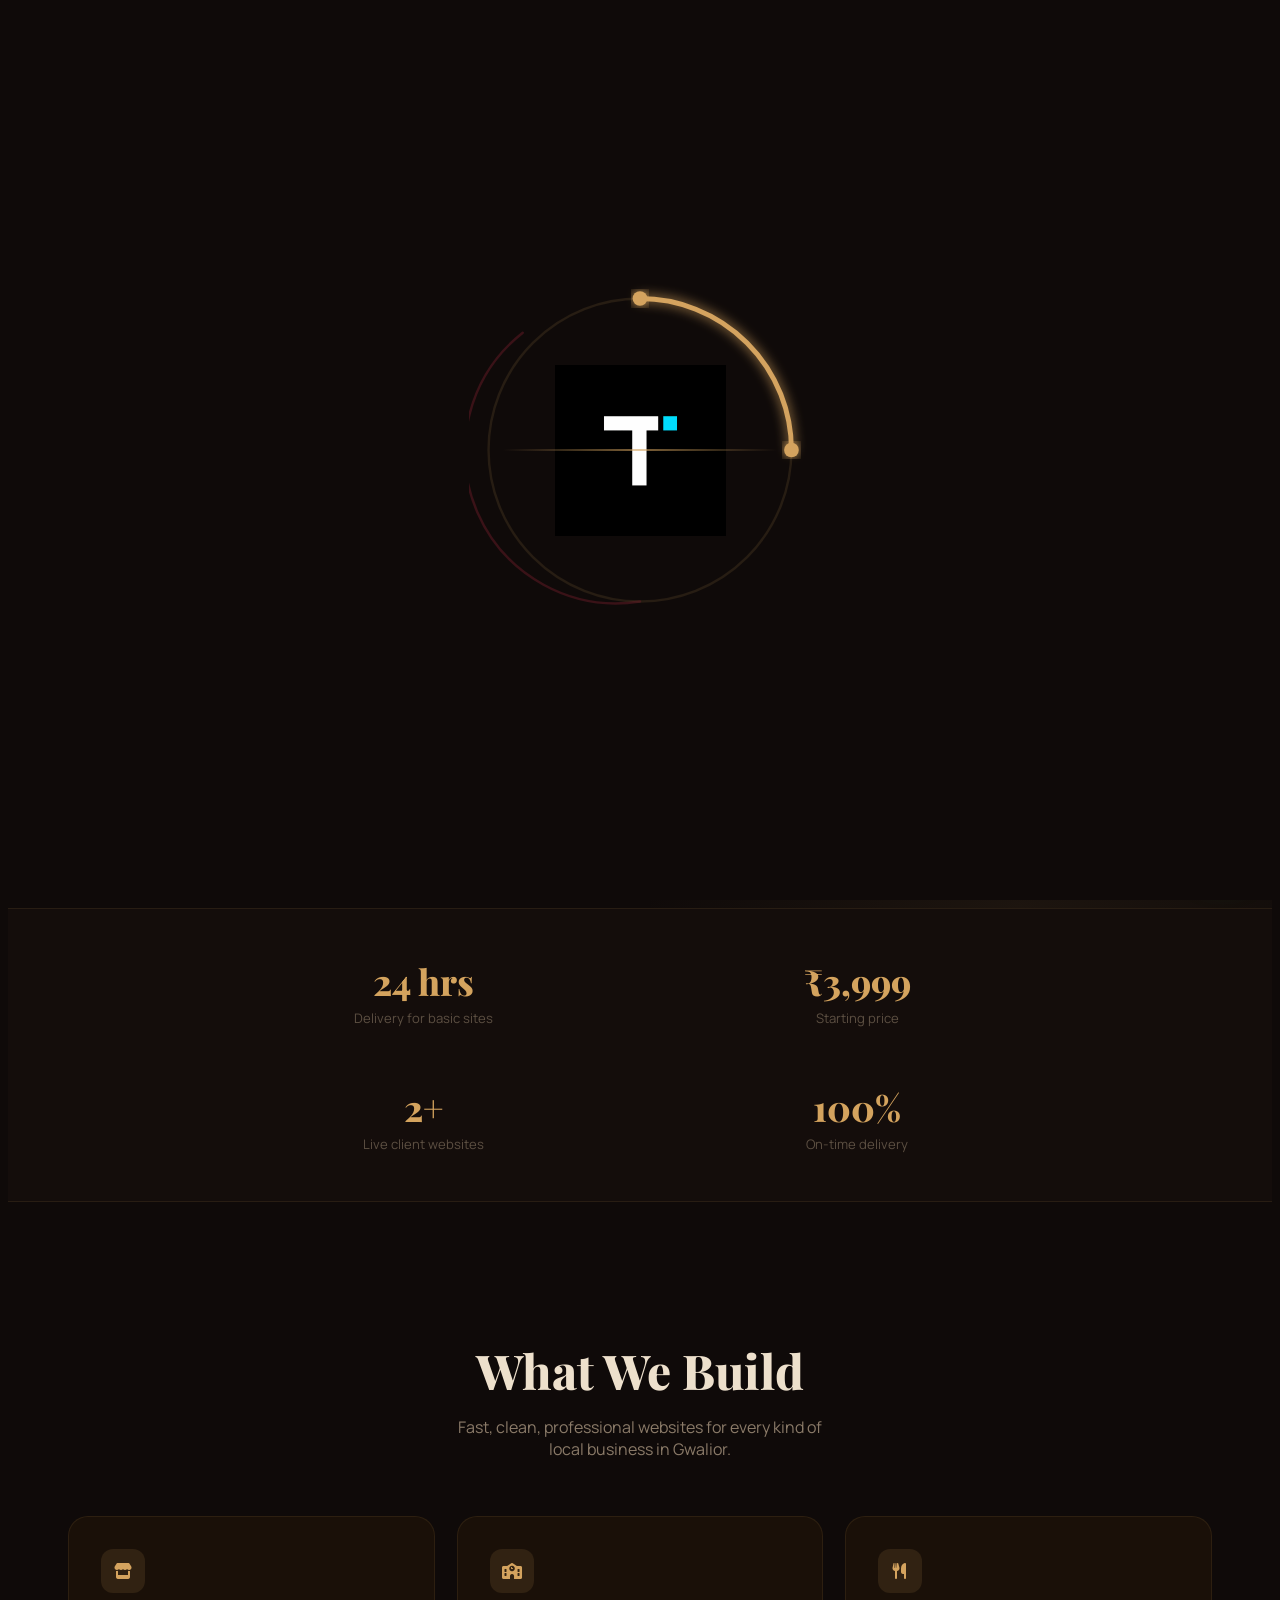
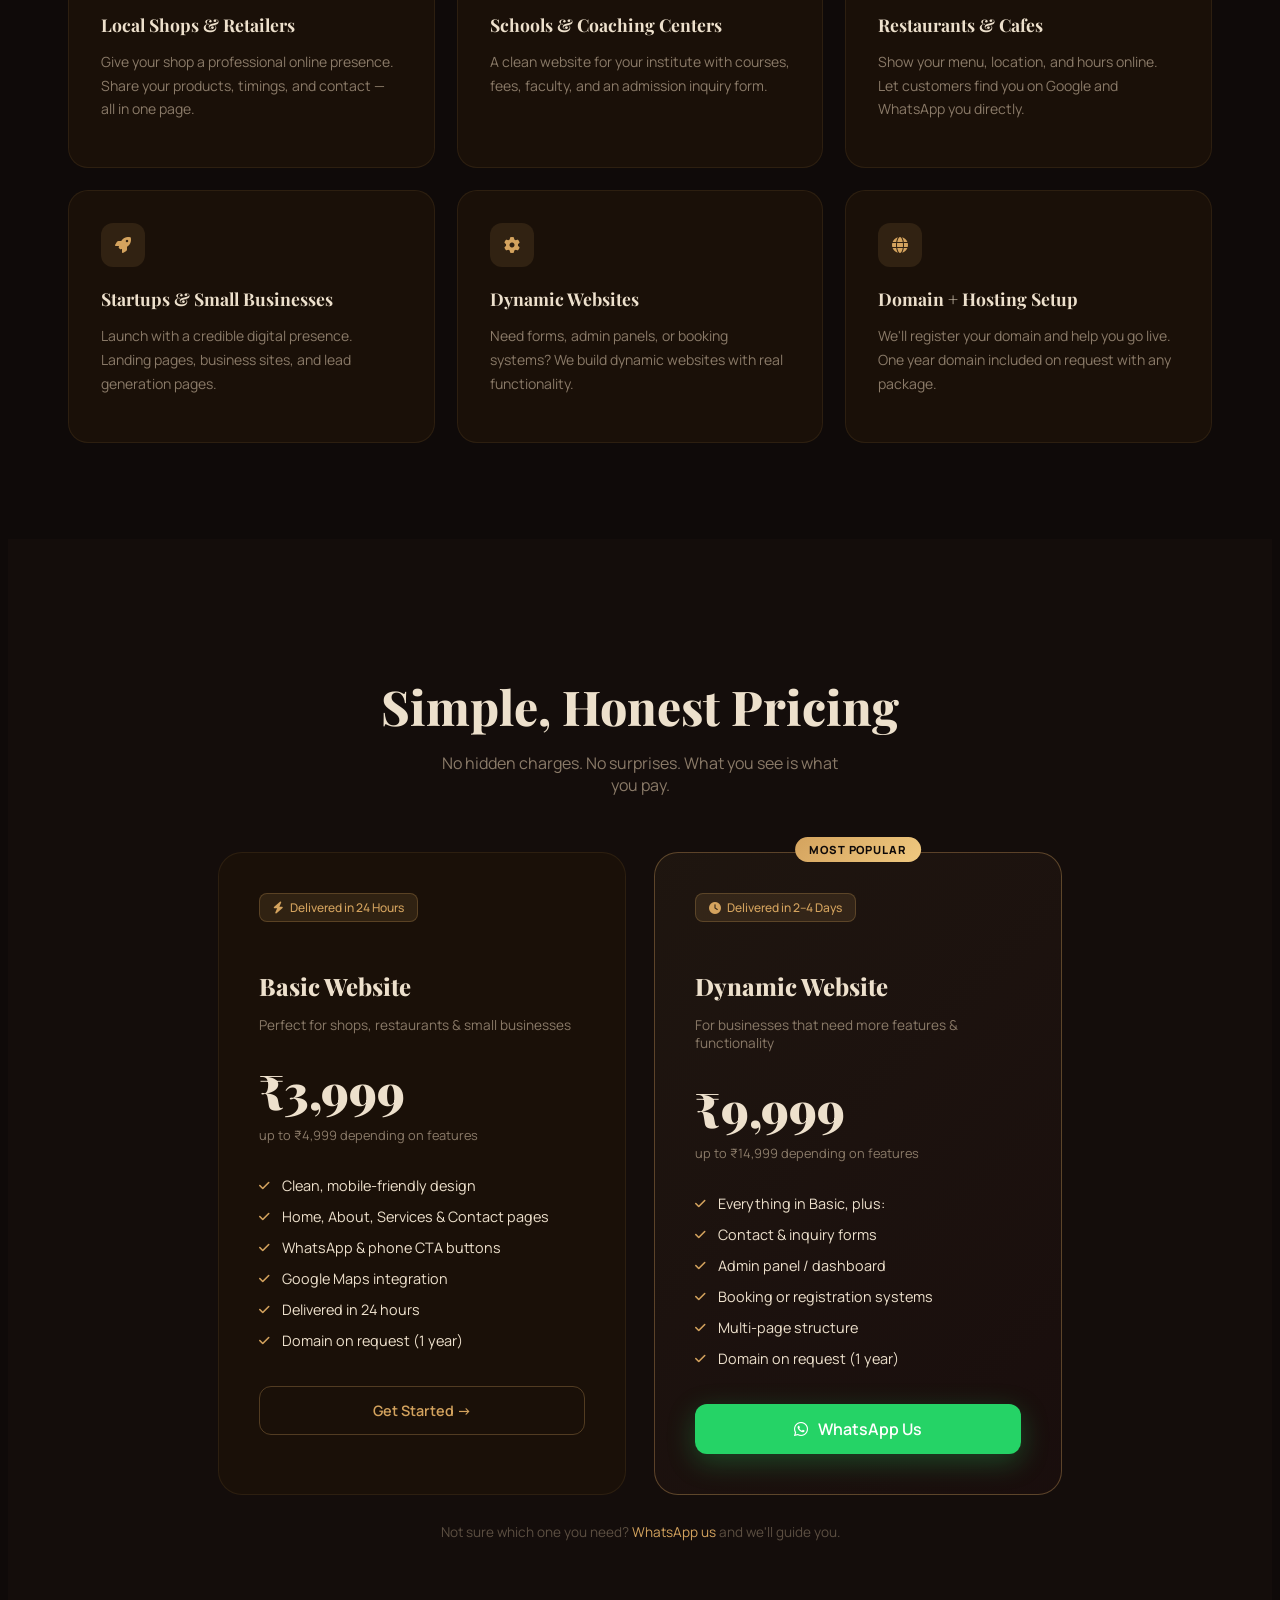
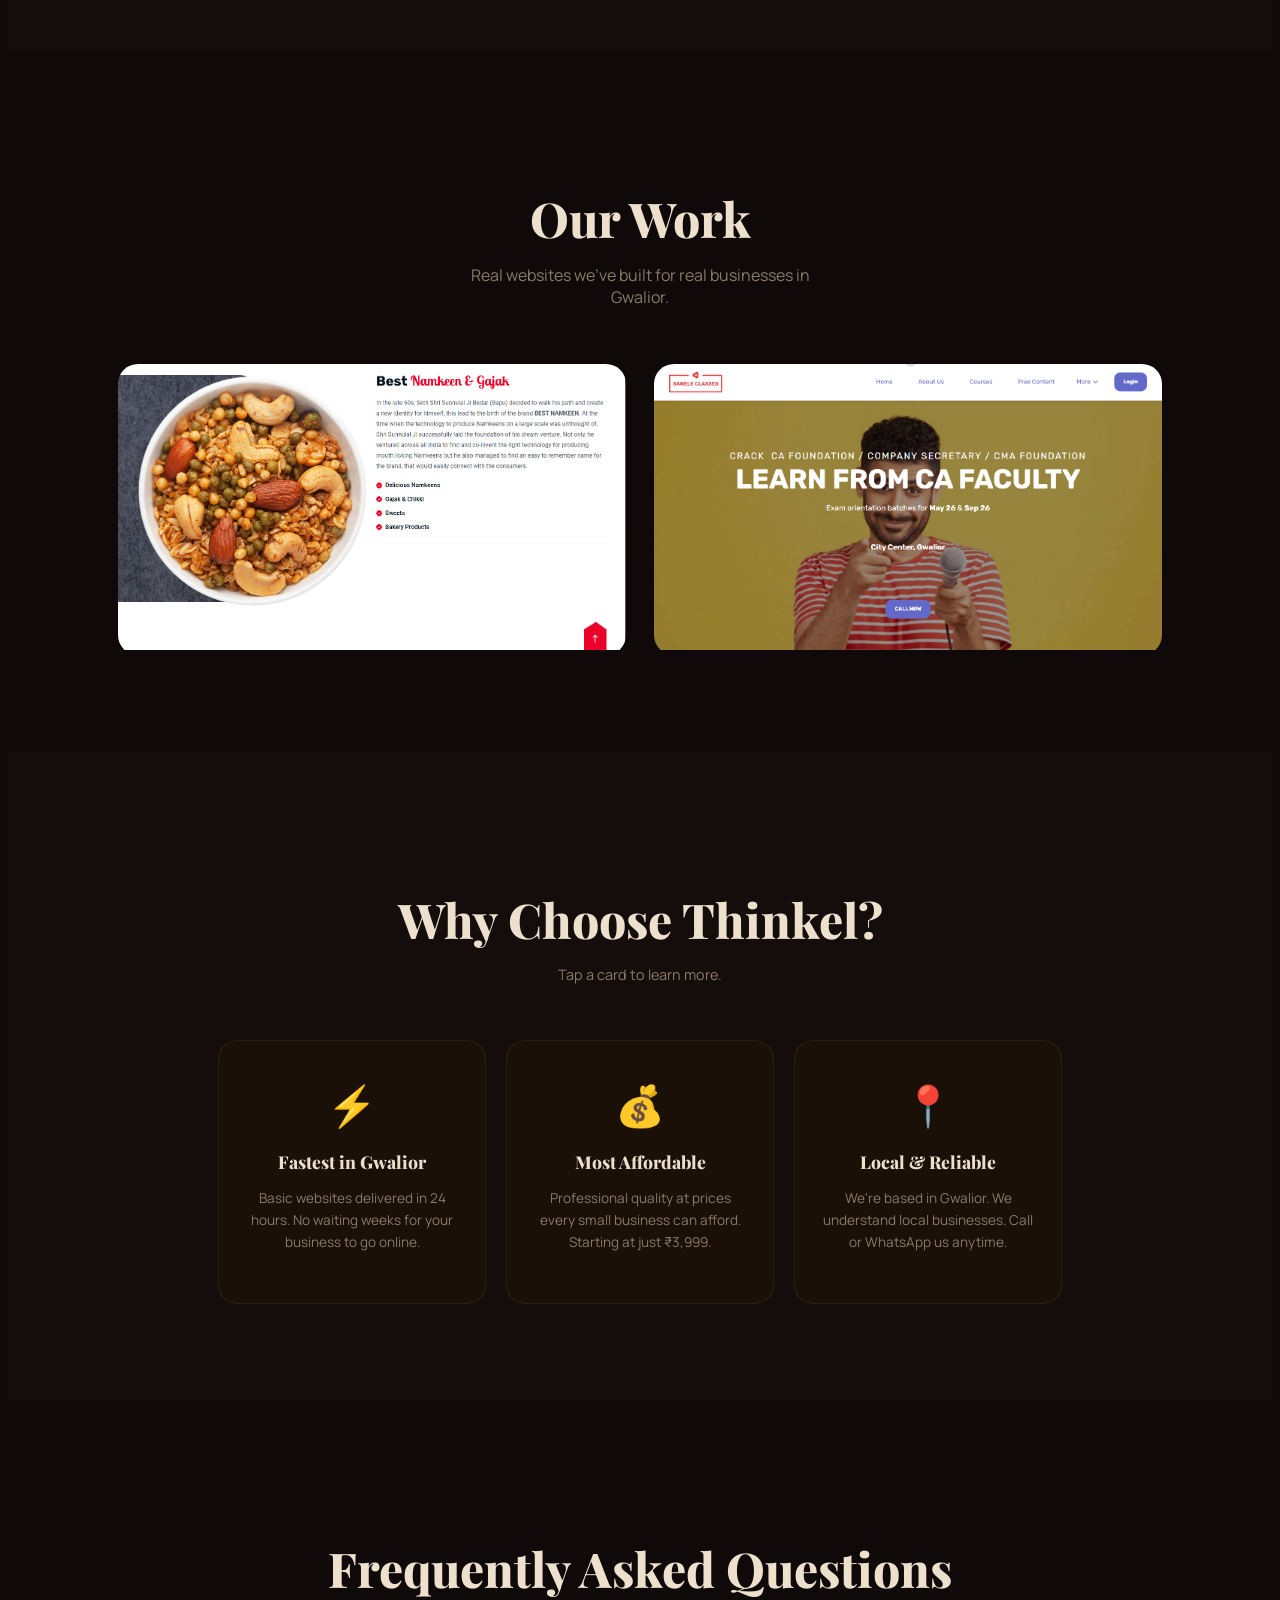
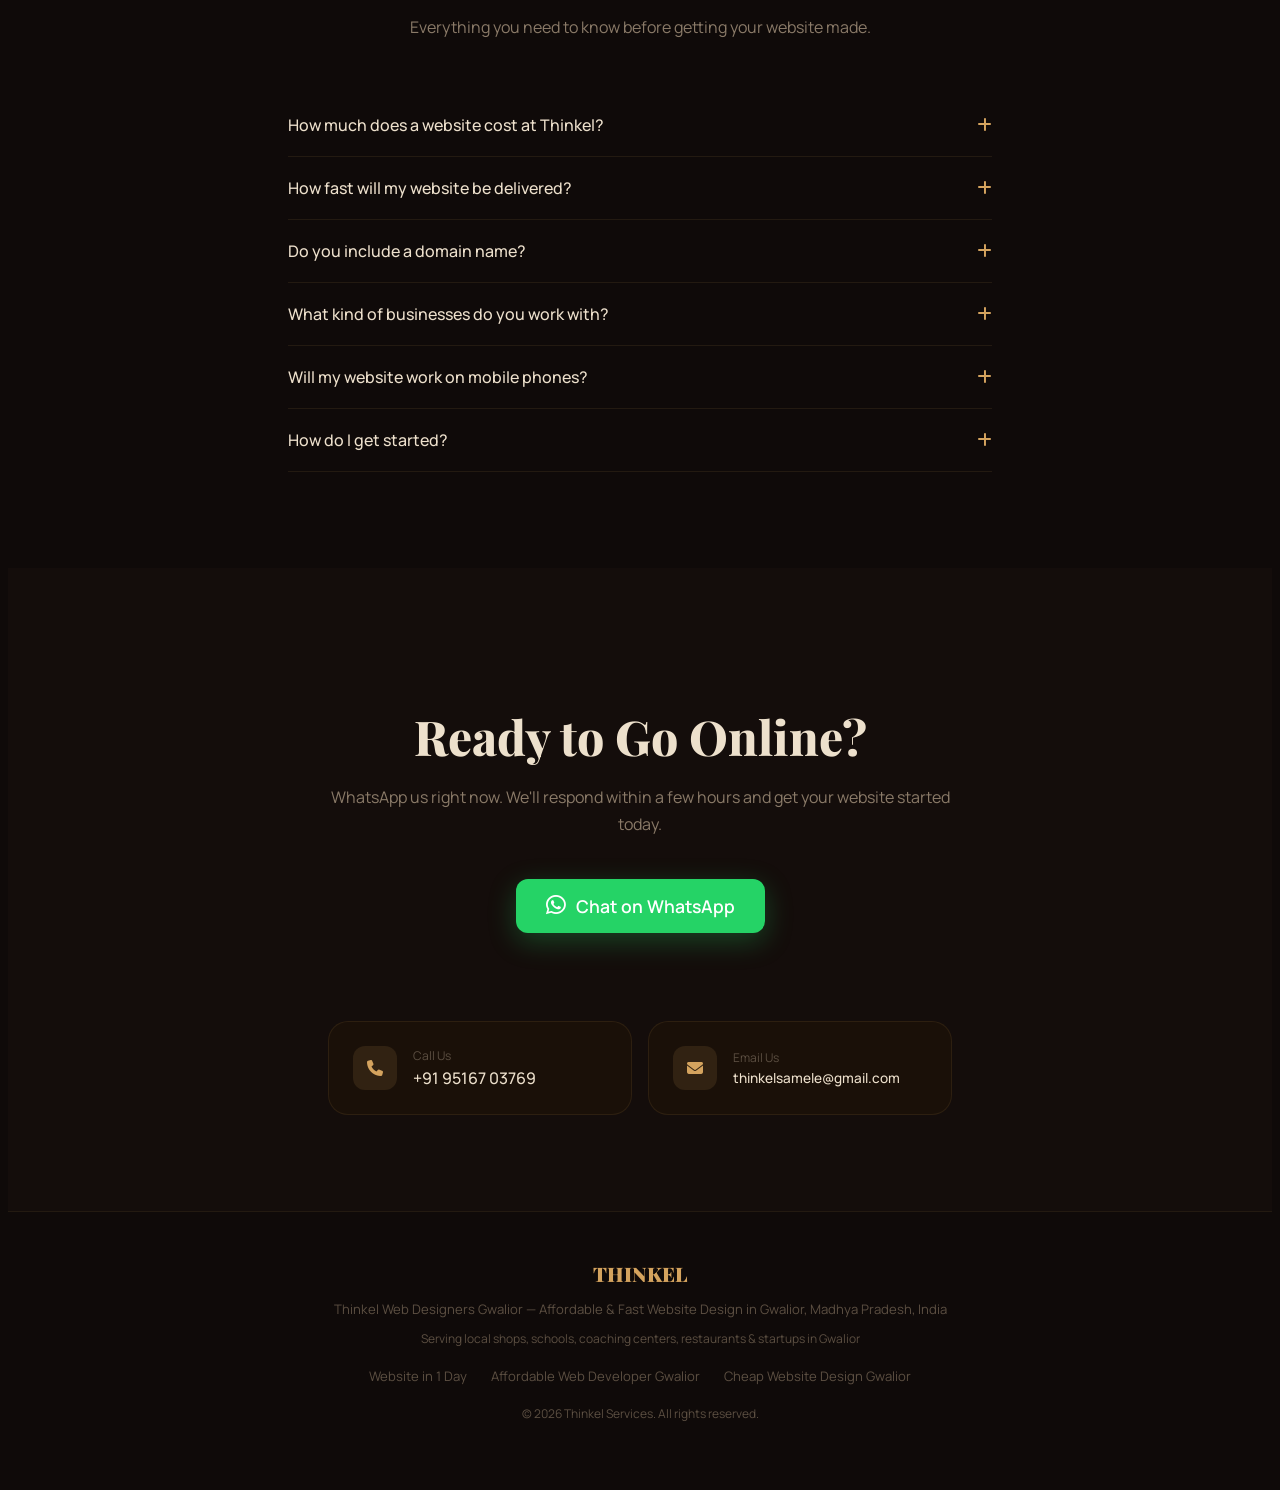
<file: index.html>
<!DOCTYPE html>
<html lang="en">
<head>
  <meta charset="UTF-8">
  <meta name="viewport" content="width=device-width, initial-scale=1.0">
  <title>Thinkel – Website Design in Gwalior | ₹3,999 | Delivered in 24 Hours</title>
  <meta name="description" content="Thinkel Web Designers Gwalior – Professional websites starting at ₹3,999. Delivered in 24 hours. Serving local shops, schools, restaurants & startups in Gwalior. Call +91 95167 03769.">
  <meta name="keywords" content="web designer Gwalior, website development Gwalior, affordable website Gwalior, cheap website design Gwalior, website in 1 day Gwalior, Thinkel web designers Gwalior">
  <meta name="robots" content="index, follow">
  <meta name="author" content="Thinkel Web Designers Gwalior">
  <meta name="geo.region" content="IN-MP">
  <meta name="geo.placename" content="Gwalior, Madhya Pradesh, India">

  <meta property="og:title" content="Thinkel – Website in 24 Hours | From ₹3,999 | Gwalior">
  <meta property="og:description" content="Professional websites for local businesses in Gwalior. Starting at ₹3,999. Delivered in 24 hours.">
  <meta property="og:image" content="https://thinkelgwalior.netlify.app/assets/images/logo.png">
  <meta property="og:url" content="https://thinkelgwalior.netlify.app">
  <meta property="og:type" content="website">
  <meta property="og:locale" content="en_IN">

  <meta name="twitter:card" content="summary_large_image">
  <meta name="twitter:title" content="Thinkel – Website in 24 Hours | Gwalior">
  <meta name="twitter:description" content="Affordable websites for Gwalior businesses. From ₹3,999. WhatsApp us today.">

  <link rel="canonical" href="https://thinkelgwalior.netlify.app/">
  <link rel="icon" href="assets/images/logo.png">

  <script type="application/ld+json">
  {
    "@context": "https://schema.org",
    "@type": "LocalBusiness",
    "name": "Thinkel Web Designers Gwalior",
    "alternateName": "Thinkel",
    "description": "Thinkel Web Designers Gwalior offers professional website design and development starting at ₹3,999, delivered in 24 hours. Serving local shops, schools, coaching centers, restaurants, and startups across Gwalior, Madhya Pradesh.",
    "url": "https://thinkelgwalior.netlify.app",
    "telephone": "+919516703769",
    "email": "thinkelsamele@gmail.com",
    "priceRange": "₹₹",
    "address": {
      "@type": "PostalAddress",
      "addressLocality": "Gwalior",
      "addressRegion": "Madhya Pradesh",
      "addressCountry": "IN"
    },
    "geo": {
      "@type": "GeoCoordinates",
      "latitude": 26.2183,
      "longitude": 78.1828
    },
    "openingHours": "Mo-Su 09:00-21:00"
  }
  </script>

  <script type="application/ld+json">
  {
    "@context": "https://schema.org",
    "@type": "FAQPage",
    "mainEntity": [
      {"@type":"Question","name":"How much does a website cost at Thinkel in Gwalior?","acceptedAnswer":{"@type":"Answer","text":"Basic static websites start from ₹3,999 and go up to ₹4,999. Dynamic websites start from ₹9,999 up to ₹14,999. Domain registration for one year can be included on request."}},
      {"@type":"Question","name":"How fast can Thinkel deliver a website?","acceptedAnswer":{"@type":"Answer","text":"Basic static websites are delivered within 24 hours. Dynamic websites are delivered in 2 to 4 working days."}},
      {"@type":"Question","name":"Who is the best affordable web designer in Gwalior?","acceptedAnswer":{"@type":"Answer","text":"Thinkel Web Designers Gwalior is a trusted affordable web design service in Gwalior, Madhya Pradesh. They offer professional websites starting at ₹3,999 with 24-hour delivery."}},
      {"@type":"Question","name":"Does Thinkel include a domain name?","acceptedAnswer":{"@type":"Answer","text":"Yes. Thinkel can include one year of domain registration on demand as part of your website package."}}
    ]
  }
  </script>

  <link rel="stylesheet" href="assets/style.css">
  <link rel="stylesheet" href="https://cdnjs.cloudflare.com/ajax/libs/font-awesome/6.6.0/css/all.min.css">
</head>
<body>

<!-- WhatsApp Float -->
<a href="https://wa.me/919516703769?text=Hi%20Thinkel!%20I%20need%20a%20website%20for%20my%20business." class="wa-float" target="_blank" rel="noopener" aria-label="Chat on WhatsApp">
  <i class="fa-brands fa-whatsapp"></i>
</a>

<!-- Loader -->
<div id="thinkel-loader">
  <div id="loader-left"></div>
  <div id="loader-right"></div>
  <div id="loader-center">
    <div class="ring-container">
      <div class="scan-line"></div>
      <svg id="arc-svg" viewBox="0 0 140 140" xmlns="http://www.w3.org/2000/svg">
        <defs>
          <filter id="glow">
            <feGaussianBlur stdDeviation="2.5" result="blur"/>
            <feMerge><feMergeNode in="blur"/><feMergeNode in="SourceGraphic"/></feMerge>
          </filter>
        </defs>
        <circle cx="70" cy="70" r="62" fill="none" stroke="rgba(212,163,94,0.12)" stroke-width="1"/>
        <path d="M70 8 A62 62 0 0 1 132 70" fill="none" stroke="#d4a35e" stroke-width="2" stroke-linecap="round" filter="url(#glow)"/>
        <circle cx="70" cy="8" r="3" fill="#d4a35e" filter="url(#glow)"/>
        <circle cx="132" cy="70" r="3" fill="#d4a35e" filter="url(#glow)"/>
        <path d="M70 132 A62 62 0 0 1 22 22" fill="none" stroke="rgba(122,31,46,0.4)" stroke-width="1" stroke-linecap="round"/>
      </svg>
      <div class="logo-text"><img src="assets/images/logo.png" alt="Thinkel logo"></div>
    </div>
  </div>
</div>

<!-- Nav -->
<nav class="main-nav">
  <div class="nav-inner">
    <div class="nav-logo">THINKEL</div>
    <div class="nav-links">
      <a href="#services">Services</a>
      <a href="#pricing">Pricing</a>
      <a href="#work">Work</a>
      <a href="#faq">FAQ</a>
      <a href="#contact">Contact</a>
    </div>
    <a href="https://wa.me/919516703769?text=Hi%20Thinkel!%20I%20need%20a%20website." target="_blank" class="nav-cta">
      <i class="fa-brands fa-whatsapp"></i> WhatsApp Us
    </a>
  </div>
</nav>

<!-- Hero -->
<section class="hero-bg">
  <div style="max-width:900px; margin:0 auto; padding:0 28px 96px; text-align:center; position:relative; z-index:10;">
    <div class="badge" style="margin-bottom:32px;">
      <span class="badge-dot"></span>
      Gwalior's Fastest Web Design Studio
    </div>
    <h1 class="heading-font reveal" style="font-size:clamp(2.4rem,7vw,5.5rem); font-weight:900; line-height:1.06; letter-spacing:-0.01em; margin-bottom:24px; color:var(--text);">
      Your Business Deserves<br>
      <span style="background: linear-gradient(135deg, var(--gold), var(--gold-light)); -webkit-background-clip:text; -webkit-text-fill-color:transparent; background-clip:text;">A Real Website</span>
    </h1>
    <p style="max-width:520px; margin:0 auto 20px; font-size:1.1rem; color:var(--muted); line-height:1.75;">
      Professional websites for shops, schools, restaurants &amp; startups in Gwalior —
      starting at <strong style="color:var(--text);">₹3,999</strong>, delivered in <strong style="color:var(--text);">24 hours.</strong>
    </p>
    <div style="display:flex; flex-wrap:wrap; justify-content:center; gap:10px; margin-bottom:40px;">
      <span class="delivery-tag"><i class="fa-solid fa-bolt"></i> 24-Hour Delivery</span>
      <span class="delivery-tag"><i class="fa-solid fa-indian-rupee-sign"></i> From ₹3,999</span>
      <span class="delivery-tag"><i class="fa-solid fa-location-dot"></i> Based in Gwalior</span>
      <span class="delivery-tag"><i class="fa-solid fa-globe"></i> Domain Included on Request</span>
    </div>
    <div style="display:flex; flex-wrap:wrap; gap:14px; justify-content:center;">
      <a href="https://wa.me/919516703769?text=Hi%20Thinkel!%20I%20want%20a%20website%20for%20my%20business." target="_blank" class="wa-btn">
        <i class="fa-brands fa-whatsapp" style="font-size:1.2rem;"></i> Get Your Website Now
      </a>
      <a href="#pricing" class="outline-btn">See Pricing →</a>
    </div>
  </div>
  <div style="position:absolute; bottom:36px; left:50%; transform:translateX(-50%); animation:bounce 1.6s infinite;">
    <i class="fa-solid fa-chevron-down" style="color:var(--subtle); font-size:1.1rem;"></i>
  </div>
</section>

<style>
  @keyframes bounce { 0%,100%{transform:translateX(-50%) translateY(0)} 50%{transform:translateX(-50%) translateY(8px)} }
</style>

<!-- Stat Strip -->
<div class="stat-strip" style="padding:32px 0;">
  <div style="max-width:900px; margin:0 auto; padding:0 28px; display:grid; grid-template-columns:repeat(2,1fr); gap:24px; text-align:center;">
    <div style="padding:16px 0;"><div class="stat-num">24 hrs</div><div style="color:var(--subtle); font-size:0.82rem; margin-top:4px;">Delivery for basic sites</div></div>
    <div style="padding:16px 0;"><div class="stat-num">₹3,999</div><div style="color:var(--subtle); font-size:0.82rem; margin-top:4px;">Starting price</div></div>
    <div style="padding:16px 0;"><div class="stat-num">2+</div><div style="color:var(--subtle); font-size:0.82rem; margin-top:4px;">Live client websites</div></div>
    <div style="padding:16px 0;"><div class="stat-num">100%</div><div style="color:var(--subtle); font-size:0.82rem; margin-top:4px;">On-time delivery</div></div>
  </div>
</div>

<!-- Services -->
<section id="services" style="padding:96px 0;">
  <div style="max-width:1200px; margin:0 auto; padding:0 28px;">
    <div class="reveal" style="text-align:center; margin-bottom:56px;">
      <h2 class="heading-font" style="font-size:clamp(1.8rem,4vw,3rem); font-weight:800; margin-bottom:14px;">What We Build</h2>
      <p style="color:var(--muted); max-width:400px; margin:0 auto;">Fast, clean, professional websites for every kind of local business in Gwalior.</p>
    </div>
    <div style="display:grid; grid-template-columns:repeat(auto-fit,minmax(280px,1fr)); gap:22px;">
      <div class="card" style="padding:32px;">
        <div class="card-icon"><i class="fa-solid fa-store"></i></div>
        <h3 class="heading-font" style="font-size:1.1rem; font-weight:700; margin-bottom:10px;">Local Shops &amp; Retailers</h3>
        <p style="color:var(--muted); font-size:0.875rem; line-height:1.7;">Give your shop a professional online presence. Share your products, timings, and contact — all in one page.</p>
      </div>
      <div class="card" style="padding:32px;">
        <div class="card-icon"><i class="fa-solid fa-school"></i></div>
        <h3 class="heading-font" style="font-size:1.1rem; font-weight:700; margin-bottom:10px;">Schools &amp; Coaching Centers</h3>
        <p style="color:var(--muted); font-size:0.875rem; line-height:1.7;">A clean website for your institute with courses, fees, faculty, and an admission inquiry form.</p>
      </div>
      <div class="card" style="padding:32px;">
        <div class="card-icon"><i class="fa-solid fa-utensils"></i></div>
        <h3 class="heading-font" style="font-size:1.1rem; font-weight:700; margin-bottom:10px;">Restaurants &amp; Cafes</h3>
        <p style="color:var(--muted); font-size:0.875rem; line-height:1.7;">Show your menu, location, and hours online. Let customers find you on Google and WhatsApp you directly.</p>
      </div>
      <div class="card" style="padding:32px;">
        <div class="card-icon"><i class="fa-solid fa-rocket"></i></div>
        <h3 class="heading-font" style="font-size:1.1rem; font-weight:700; margin-bottom:10px;">Startups &amp; Small Businesses</h3>
        <p style="color:var(--muted); font-size:0.875rem; line-height:1.7;">Launch with a credible digital presence. Landing pages, business sites, and lead generation pages.</p>
      </div>
      <div class="card" style="padding:32px;">
        <div class="card-icon"><i class="fa-solid fa-gear"></i></div>
        <h3 class="heading-font" style="font-size:1.1rem; font-weight:700; margin-bottom:10px;">Dynamic Websites</h3>
        <p style="color:var(--muted); font-size:0.875rem; line-height:1.7;">Need forms, admin panels, or booking systems? We build dynamic websites with real functionality.</p>
      </div>
      <div class="card" style="padding:32px;">
        <div class="card-icon"><i class="fa-solid fa-globe"></i></div>
        <h3 class="heading-font" style="font-size:1.1rem; font-weight:700; margin-bottom:10px;">Domain + Hosting Setup</h3>
        <p style="color:var(--muted); font-size:0.875rem; line-height:1.7;">We'll register your domain and help you go live. One year domain included on request with any package.</p>
      </div>
    </div>
  </div>
</section>

<!-- Pricing -->
<section id="pricing" style="padding:96px 0; background:var(--bg-alt);">
  <div style="max-width:900px; margin:0 auto; padding:0 28px;">
    <div class="reveal" style="text-align:center; margin-bottom:56px;">
      <h2 class="heading-font" style="font-size:clamp(1.8rem,4vw,3rem); font-weight:800; margin-bottom:14px;">Simple, Honest Pricing</h2>
      <p style="color:var(--muted); max-width:400px; margin:0 auto;">No hidden charges. No surprises. What you see is what you pay.</p>
    </div>
    <div style="display:grid; grid-template-columns:repeat(auto-fit,minmax(300px,1fr)); gap:28px;">
      <!-- Basic -->
      <div class="pricing-card" style="padding:40px;">
        <div class="delivery-tag" style="margin-bottom:24px;"><i class="fa-solid fa-bolt"></i> Delivered in 24 Hours</div>
        <h3 class="heading-font" style="font-size:1.5rem; font-weight:800; margin-bottom:6px;">Basic Website</h3>
        <p style="color:var(--muted); font-size:0.85rem; margin-bottom:24px;">Perfect for shops, restaurants &amp; small businesses</p>
        <div class="price-tag" style="font-size:3rem; color:var(--text); margin-bottom:4px;">₹3,999</div>
        <div style="color:var(--muted); font-size:0.8rem; margin-bottom:32px;">up to ₹4,999 depending on features</div>
        <ul class="check-list" style="list-style:none; padding:0; margin:0 0 36px; display:flex; flex-direction:column; gap:12px;">
          <li><i class="fa-solid fa-check check-icon"></i> Clean, mobile-friendly design</li>
          <li><i class="fa-solid fa-check check-icon"></i> Home, About, Services &amp; Contact pages</li>
          <li><i class="fa-solid fa-check check-icon"></i> WhatsApp &amp; phone CTA buttons</li>
          <li><i class="fa-solid fa-check check-icon"></i> Google Maps integration</li>
          <li><i class="fa-solid fa-check check-icon"></i> Delivered in 24 hours</li>
          <li><i class="fa-solid fa-check check-icon"></i> Domain on request (1 year)</li>
        </ul>
        <a href="https://wa.me/919516703769?text=Hi%20Thinkel!%20I%20want%20a%20basic%20website." target="_blank"
           style="display:block; text-align:center; padding:14px; border:1px solid rgba(212,163,94,0.3); border-radius:12px; color:var(--gold); font-size:0.9rem; font-weight:600; transition:all 0.3s;"
           onmouseover="this.style.background='rgba(212,163,94,0.1)'" onmouseout="this.style.background='transparent'">
          Get Started →
        </a>
      </div>
      <!-- Dynamic -->
      <div class="pricing-card featured" style="padding:40px;">
        <div style="position:absolute; top:-16px; left:50%; transform:translateX(-50%);">
          <span class="featured-badge">MOST POPULAR</span>
        </div>
        <div class="delivery-tag" style="margin-bottom:24px;"><i class="fa-solid fa-clock"></i> Delivered in 2–4 Days</div>
        <h3 class="heading-font" style="font-size:1.5rem; font-weight:800; margin-bottom:6px;">Dynamic Website</h3>
        <p style="color:var(--muted); font-size:0.85rem; margin-bottom:24px;">For businesses that need more features &amp; functionality</p>
        <div class="price-tag" style="font-size:3rem; color:var(--text); margin-bottom:4px;">₹9,999</div>
        <div style="color:var(--muted); font-size:0.8rem; margin-bottom:32px;">up to ₹14,999 depending on features</div>
        <ul class="check-list" style="list-style:none; padding:0; margin:0 0 36px; display:flex; flex-direction:column; gap:12px;">
          <li><i class="fa-solid fa-check check-icon"></i> Everything in Basic, plus:</li>
          <li><i class="fa-solid fa-check check-icon"></i> Contact &amp; inquiry forms</li>
          <li><i class="fa-solid fa-check check-icon"></i> Admin panel / dashboard</li>
          <li><i class="fa-solid fa-check check-icon"></i> Booking or registration systems</li>
          <li><i class="fa-solid fa-check check-icon"></i> Multi-page structure</li>
          <li><i class="fa-solid fa-check check-icon"></i> Domain on request (1 year)</li>
        </ul>
        <a href="https://wa.me/919516703769?text=Hi%20Thinkel!%20I%20want%20a%20dynamic%20website." target="_blank" class="wa-btn" style="display:flex; justify-content:center; padding:14px;">
          <i class="fa-brands fa-whatsapp"></i> WhatsApp Us
        </a>
      </div>
    </div>
    <p style="text-align:center; color:var(--subtle); font-size:0.85rem; margin-top:28px;">Not sure which one you need? <a href="https://wa.me/919516703769" style="color:var(--gold);" target="_blank">WhatsApp us</a> and we'll guide you.</p>
  </div>
</section>

<!-- Portfolio -->
<section id="work" style="padding:96px 0;">
  <div style="max-width:1100px; margin:0 auto; padding:0 28px;">
    <div class="reveal" style="text-align:center; margin-bottom:56px;">
      <h2 class="heading-font" style="font-size:clamp(1.8rem,4vw,3rem); font-weight:800; margin-bottom:14px;">Our Work</h2>
      <p style="color:var(--muted); max-width:380px; margin:0 auto;">Real websites we've built for real businesses in Gwalior.</p>
    </div>
    <div style="display:grid; grid-template-columns:repeat(auto-fit,minmax(300px,1fr)); gap:28px;">
      <a href="https://www.bestnamkeen.in" target="_blank" rel="noopener" class="portfolio-item" style="display:block;">
        <img src="assets/images/best.PNG" alt="Best Namkeen Gwalior website built by Thinkel">
        <div class="portfolio-overlay">
          <div>
            <div style="font-size:0.7rem; color:var(--gold); margin-bottom:4px; font-weight:600; letter-spacing:0.08em;">LOCAL BUSINESS</div>
            <h3 class="heading-font" style="font-size:1.25rem; font-weight:800;">Best Namkeen Gwalior</h3>
            <p style="color:#ccc; font-size:0.85rem;">bestnamkeen.in — Full website →</p>
          </div>
        </div>
      </a>
      <a href="https://www.sameleclasses.in" target="_blank" rel="noopener" class="portfolio-item" style="display:block;">
        <img src="assets/images/sameleclasses.PNG" alt="Samele Classes coaching website built by Thinkel">
        <div class="portfolio-overlay">
          <div>
            <div style="font-size:0.7rem; color:var(--gold); margin-bottom:4px; font-weight:600; letter-spacing:0.08em;">COACHING INSTITUTE</div>
            <h3 class="heading-font" style="font-size:1.25rem; font-weight:800;">Samele Classes</h3>
            <p style="color:#ccc; font-size:0.85rem;">sameleclasses.in — Complete website →</p>
          </div>
        </div>
      </a>
    </div>
  </div>
</section>

<!-- Why Choose Thinkel — CLICKABLE CARDS -->
<section style="padding:96px 0; background:var(--bg-alt);">
  <div style="max-width:900px; margin:0 auto; padding:0 28px;">
    <div class="reveal" style="text-align:center; margin-bottom:56px;">
      <h2 class="heading-font" style="font-size:clamp(1.8rem,4vw,3rem); font-weight:800; margin-bottom:10px;">Why Choose Thinkel?</h2>
      <p style="color:var(--muted); font-size:0.9rem;">Tap a card to learn more.</p>
    </div>
    <div style="display:grid; grid-template-columns:repeat(auto-fit,minmax(240px,1fr)); gap:20px;">
      <a href="website-in-1-day/index.html" class="why-card reveal">
        <span class="why-emoji">⚡</span>
        <h3 class="heading-font" style="font-size:1.1rem; font-weight:800; margin-bottom:10px; color:var(--text);">Fastest in Gwalior</h3>
        <p style="color:var(--muted); font-size:0.85rem; line-height:1.65;">Basic websites delivered in 24 hours. No waiting weeks for your business to go online.</p>
      </a>
      <a href="cheap-website-design/index.html" class="why-card reveal">
        <span class="why-emoji">💰</span>
        <h3 class="heading-font" style="font-size:1.1rem; font-weight:800; margin-bottom:10px; color:var(--text);">Most Affordable</h3>
        <p style="color:var(--muted); font-size:0.85rem; line-height:1.65;">Professional quality at prices every small business can afford. Starting at just ₹3,999.</p>
      </a>
      <a href="affordable-web-developer-gwalior/index.html" class="why-card reveal">
        <span class="why-emoji">📍</span>
        <h3 class="heading-font" style="font-size:1.1rem; font-weight:800; margin-bottom:10px; color:var(--text);">Local &amp; Reliable</h3>
        <p style="color:var(--muted); font-size:0.85rem; line-height:1.65;">We're based in Gwalior. We understand local businesses. Call or WhatsApp us anytime.</p>
      </a>
    </div>
  </div>
</section>

<!-- FAQ -->
<section id="faq" style="padding:96px 0;">
  <div style="max-width:760px; margin:0 auto; padding:0 28px;">
    <div class="reveal" style="text-align:center; margin-bottom:56px;">
      <h2 class="heading-font" style="font-size:clamp(1.8rem,4vw,3rem); font-weight:800; margin-bottom:14px;">Frequently Asked Questions</h2>
      <p style="color:var(--muted);">Everything you need to know before getting your website made.</p>
    </div>
    <div>
      <div class="faq-item">
        <div class="faq-question" onclick="toggleFaq(this)">
          <span style="font-weight:500; color:var(--text);">How much does a website cost at Thinkel?</span>
          <i class="fa-solid fa-plus faq-icon"></i>
        </div>
        <div class="faq-answer">Basic static websites start from ₹3,999 and go up to ₹4,999. Dynamic websites start from ₹9,999 up to ₹14,999. Domain registration for one year can be included on request.</div>
      </div>
      <div class="faq-item">
        <div class="faq-question" onclick="toggleFaq(this)">
          <span style="font-weight:500; color:var(--text);">How fast will my website be delivered?</span>
          <i class="fa-solid fa-plus faq-icon"></i>
        </div>
        <div class="faq-answer">Basic static websites are delivered within 24 hours of confirming your project. Dynamic websites take 2 to 4 working days.</div>
      </div>
      <div class="faq-item">
        <div class="faq-question" onclick="toggleFaq(this)">
          <span style="font-weight:500; color:var(--text);">Do you include a domain name?</span>
          <i class="fa-solid fa-plus faq-icon"></i>
        </div>
        <div class="faq-answer">Yes! Domain registration for one year can be included with your website on request. Just mention it when you WhatsApp us.</div>
      </div>
      <div class="faq-item">
        <div class="faq-question" onclick="toggleFaq(this)">
          <span style="font-weight:500; color:var(--text);">What kind of businesses do you work with?</span>
          <i class="fa-solid fa-plus faq-icon"></i>
        </div>
        <div class="faq-answer">We work with local shops, retailers, coaching centers, schools, restaurants, cafes, startups, and small businesses in Gwalior and Madhya Pradesh.</div>
      </div>
      <div class="faq-item">
        <div class="faq-question" onclick="toggleFaq(this)">
          <span style="font-weight:500; color:var(--text);">Will my website work on mobile phones?</span>
          <i class="fa-solid fa-plus faq-icon"></i>
        </div>
        <div class="faq-answer">Yes, every website we build is fully mobile-responsive. It will look great on phones, tablets, and computers.</div>
      </div>
      <div class="faq-item">
        <div class="faq-question" onclick="toggleFaq(this)">
          <span style="font-weight:500; color:var(--text);">How do I get started?</span>
          <i class="fa-solid fa-plus faq-icon"></i>
        </div>
        <div class="faq-answer">Just WhatsApp us at +91 95167 03769 or click any button on this page. Tell us your business name and what you need — we'll get back to you within a few hours.</div>
      </div>
    </div>
  </div>
</section>

<!-- Contact -->
<section id="contact" style="padding:96px 0; background:var(--bg-alt);">
  <div style="max-width:680px; margin:0 auto; padding:0 28px; text-align:center;">
    <h2 class="heading-font reveal" style="font-size:clamp(1.8rem,4vw,3rem); font-weight:800; margin-bottom:16px;">Ready to Go Online?</h2>
    <p style="color:var(--muted); margin-bottom:40px; font-size:1rem; line-height:1.7;">WhatsApp us right now. We'll respond within a few hours and get your website started today.</p>
    <a href="https://wa.me/919516703769?text=Hi%20Thinkel!%20I%20want%20a%20website%20for%20my%20business.%20Please%20guide%20me." target="_blank" class="wa-btn" style="font-size:1.1rem; margin-bottom:48px; justify-content:center;">
      <i class="fa-brands fa-whatsapp" style="font-size:1.4rem;"></i> Chat on WhatsApp
    </a>
    <div style="display:grid; grid-template-columns:repeat(auto-fit,minmax(220px,1fr)); gap:16px; margin-top:40px;">
      <a href="tel:9516703769" class="card" style="padding:24px; display:flex; align-items:center; gap:16px; text-decoration:none;">
        <div class="card-icon" style="margin:0; flex-shrink:0;"><i class="fa-solid fa-phone"></i></div>
        <div style="text-align:left;">
          <div style="font-size:0.75rem; color:var(--subtle); margin-bottom:3px;">Call Us</div>
          <div style="font-weight:500; color:var(--text);">+91 95167 03769</div>
        </div>
      </a>
      <a href="mailto:thinkelsamele@gmail.com" class="card" style="padding:24px; display:flex; align-items:center; gap:16px; text-decoration:none;">
        <div class="card-icon" style="margin:0; flex-shrink:0;"><i class="fa-solid fa-envelope"></i></div>
        <div style="text-align:left;">
          <div style="font-size:0.75rem; color:var(--subtle); margin-bottom:3px;">Email Us</div>
          <div style="font-weight:500; color:var(--text); font-size:0.85rem;">thinkelsamele@gmail.com</div>
        </div>
      </a>
    </div>
  </div>
</section>

<!-- Footer -->
<footer style="padding:48px 0; border-top:1px solid var(--border);">
  <div style="max-width:1200px; margin:0 auto; padding:0 28px; text-align:center;">
    <div class="heading-font" style="color:var(--gold); font-size:1.25rem; font-weight:900; margin-bottom:12px;">THINKEL</div>
    <p style="color:var(--subtle); font-size:0.82rem; margin-bottom:4px;">Thinkel Web Designers Gwalior — Affordable &amp; Fast Website Design in Gwalior, Madhya Pradesh, India</p>
    <p style="color:var(--subtle); font-size:0.75rem; margin-bottom:20px;">Serving local shops, schools, coaching centers, restaurants &amp; startups in Gwalior</p>
    <div style="display:flex; flex-wrap:wrap; justify-content:center; gap:24px; margin-bottom:20px;">
      <a href="website-in-1-day/index.html" style="color:var(--subtle); font-size:0.82rem; transition:color 0.2s;" onmouseover="this.style.color='var(--gold)'" onmouseout="this.style.color='var(--subtle)'">Website in 1 Day</a>
      <a href="affordable-web-developer-gwalior/index.html" style="color:var(--subtle); font-size:0.82rem; transition:color 0.2s;" onmouseover="this.style.color='var(--gold)'" onmouseout="this.style.color='var(--subtle)'">Affordable Web Developer Gwalior</a>
      <a href="cheap-website-design/index.html" style="color:var(--subtle); font-size:0.82rem; transition:color 0.2s;" onmouseover="this.style.color='var(--gold)'" onmouseout="this.style.color='var(--subtle)'">Cheap Website Design Gwalior</a>
    </div>
    <p style="color:var(--subtle); font-size:0.75rem;">© 2026 Thinkel Services. All rights reserved.</p>
  </div>
</footer>

<script src="assets/main.js"></script>
</body>
</html>
</file>
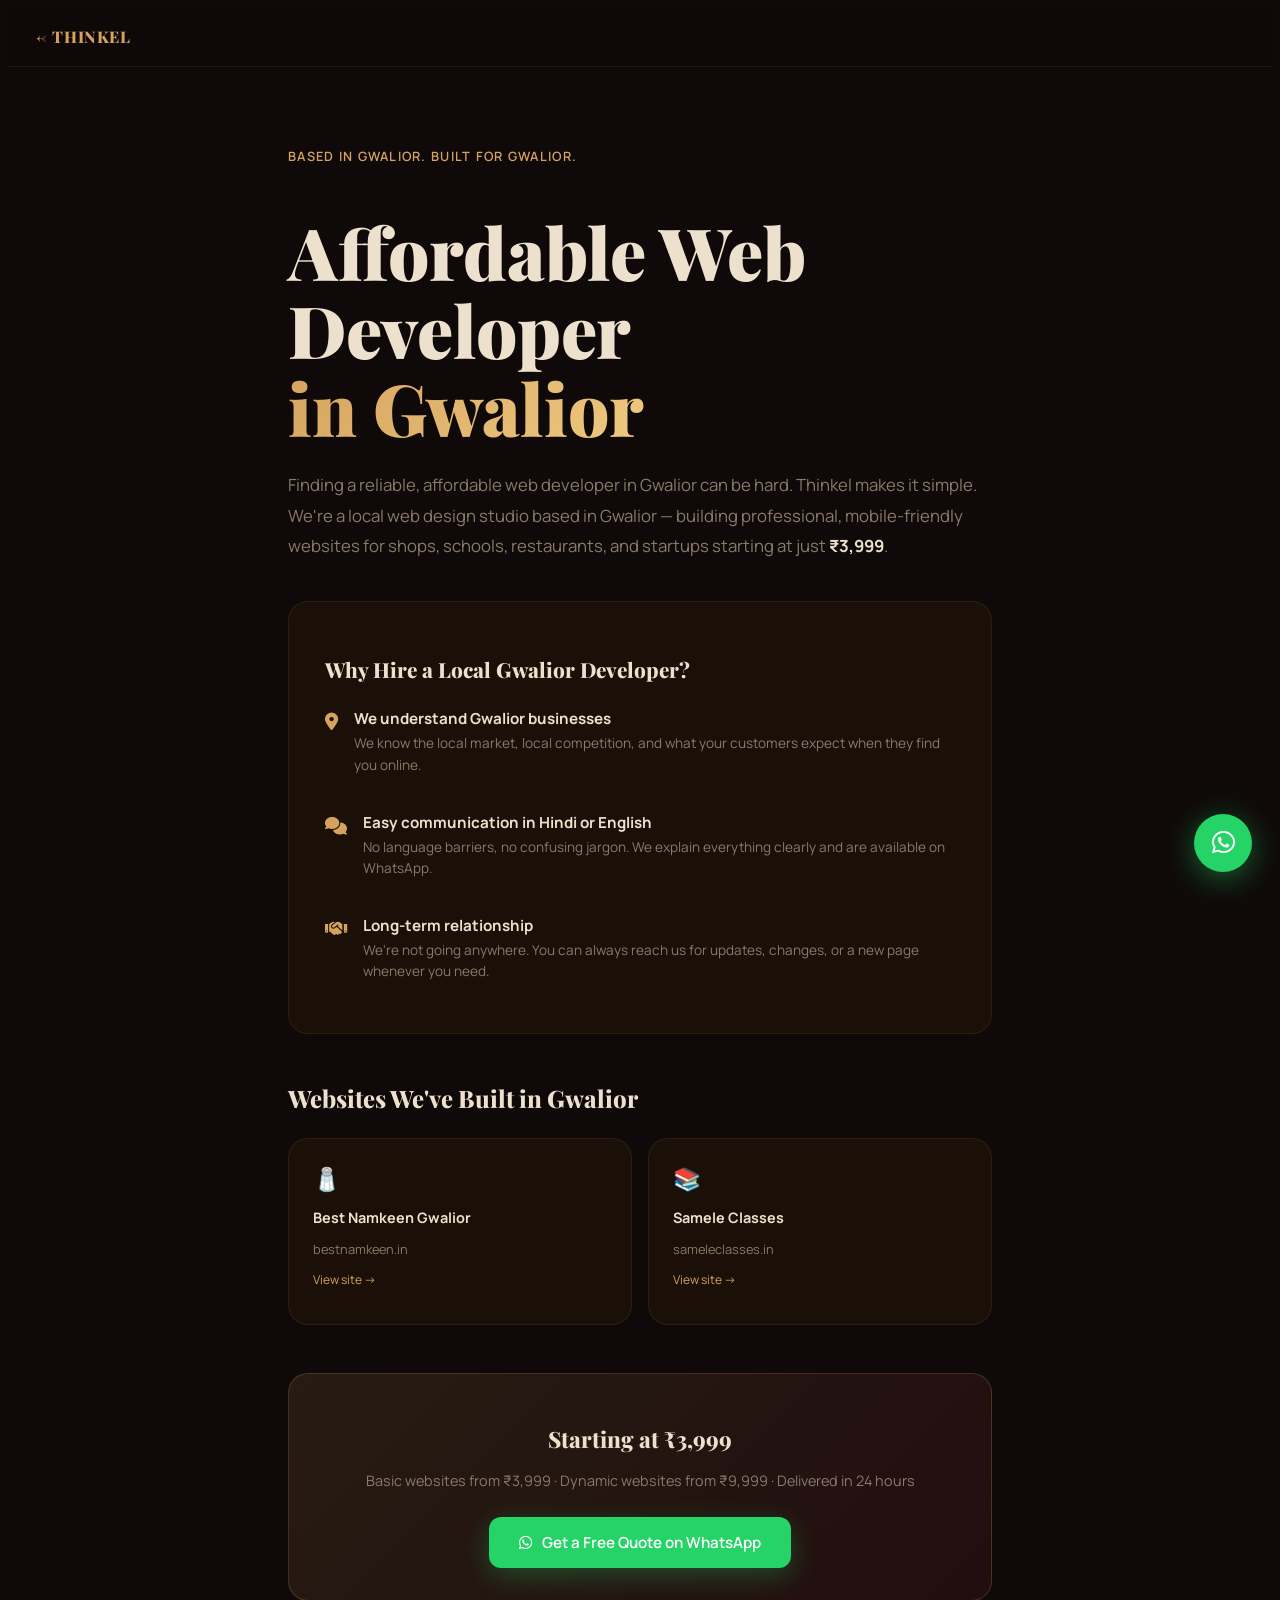
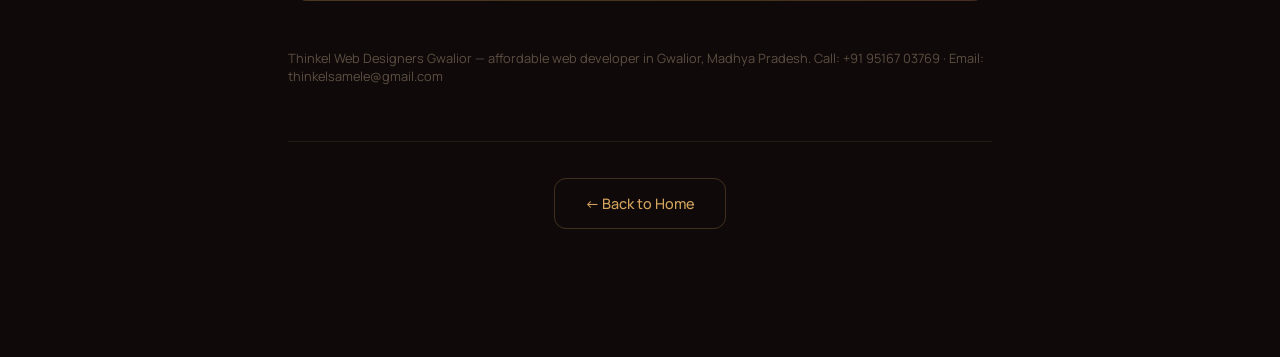
<file: affordable-web-developer-gwalior/index.html>
<!DOCTYPE html>
<html lang="en">
<head>
  <meta charset="UTF-8">
  <meta name="viewport" content="width=device-width, initial-scale=1.0">
  <title>Affordable Web Developer in Gwalior | Thinkel – From ₹3,999</title>
  <meta name="description" content="Looking for an affordable web developer in Gwalior? Thinkel builds professional websites starting at ₹3,999. Local, reliable, and fast. WhatsApp: +91 95167 03769.">
  <meta name="keywords" content="affordable web developer Gwalior, web developer Gwalior, website designer Gwalior, web design Gwalior, local web developer Gwalior">
  <link rel="canonical" href="https://thinkelgwalior.netlify.app/affordable-web-developer-gwalior/">
  <link rel="icon" href="../assets/images/logo.png">
  <script type="application/ld+json">{"@context":"https://schema.org","@type":"Service","name":"Affordable Web Developer Gwalior – Thinkel","description":"Thinkel is an affordable web developer based in Gwalior, Madhya Pradesh. Professional websites from ₹3,999 with 24-hour delivery for local businesses.","provider":{"@type":"LocalBusiness","name":"Thinkel Web Designers Gwalior","telephone":"+919516703769","address":{"@type":"PostalAddress","addressLocality":"Gwalior","addressRegion":"Madhya Pradesh","addressCountry":"IN"}},"areaServed":{"@type":"City","name":"Gwalior"}}</script>
  <link rel="stylesheet" href="../assets/style.css">
  <link rel="stylesheet" href="https://cdnjs.cloudflare.com/ajax/libs/font-awesome/6.6.0/css/all.min.css">
</head>
<body>

<a href="https://wa.me/919516703769?text=Hi%20Thinkel!%20I%20need%20a%20website%20for%20my%20business." class="wa-float" target="_blank" rel="noopener" aria-label="Chat on WhatsApp">
  <i class="fa-brands fa-whatsapp"></i>
</a>

<nav class="back-nav">
  <a href="../index.html" class="back-link">← THINKEL</a>
</nav>

<main style="max-width:760px; margin:0 auto; padding:80px 28px 120px;">

  <div style="color:var(--gold); font-size:0.8rem; font-weight:600; letter-spacing:0.1em; margin-bottom:20px; text-transform:uppercase;">Based in Gwalior. Built for Gwalior.</div>

  <h1 class="heading-font" style="font-size:clamp(2.2rem,6vw,4.5rem); font-weight:900; line-height:1.08; margin-bottom:24px; color:var(--text);">
    Affordable Web Developer<br>
    <span style="background:linear-gradient(135deg,var(--gold),var(--gold-light));-webkit-background-clip:text;-webkit-text-fill-color:transparent;background-clip:text;">in Gwalior</span>
  </h1>

  <p style="color:var(--muted); font-size:1.05rem; margin-bottom:40px; line-height:1.8;">
    Finding a reliable, affordable web developer in Gwalior can be hard. Thinkel makes it simple. We're a local web design studio based in Gwalior — building professional, mobile-friendly websites for shops, schools, restaurants, and startups starting at just <strong style="color:var(--text);">₹3,999</strong>.
  </p>

  <!-- What makes us local -->
  <div style="background:var(--surface); border:1px solid var(--border); border-radius:20px; padding:36px; margin-bottom:48px;">
    <h2 class="heading-font" style="font-size:1.3rem; font-weight:800; margin-bottom:24px; color:var(--text);">Why Hire a Local Gwalior Developer?</h2>
    <div style="display:flex; flex-direction:column; gap:20px;">
      <div style="display:flex; gap:16px; align-items:flex-start;">
        <div style="color:var(--gold); font-size:1.1rem; flex-shrink:0; margin-top:2px;"><i class="fa-solid fa-location-dot"></i></div>
        <div>
          <strong style="color:var(--text); font-size:0.95rem;">We understand Gwalior businesses</strong>
          <p style="color:var(--muted); font-size:0.85rem; margin-top:4px; line-height:1.6;">We know the local market, local competition, and what your customers expect when they find you online.</p>
        </div>
      </div>
      <div style="display:flex; gap:16px; align-items:flex-start;">
        <div style="color:var(--gold); font-size:1.1rem; flex-shrink:0; margin-top:2px;"><i class="fa-solid fa-comments"></i></div>
        <div>
          <strong style="color:var(--text); font-size:0.95rem;">Easy communication in Hindi or English</strong>
          <p style="color:var(--muted); font-size:0.85rem; margin-top:4px; line-height:1.6;">No language barriers, no confusing jargon. We explain everything clearly and are available on WhatsApp.</p>
        </div>
      </div>
      <div style="display:flex; gap:16px; align-items:flex-start;">
        <div style="color:var(--gold); font-size:1.1rem; flex-shrink:0; margin-top:2px;"><i class="fa-solid fa-handshake"></i></div>
        <div>
          <strong style="color:var(--text); font-size:0.95rem;">Long-term relationship</strong>
          <p style="color:var(--muted); font-size:0.85rem; margin-top:4px; line-height:1.6;">We're not going anywhere. You can always reach us for updates, changes, or a new page whenever you need.</p>
        </div>
      </div>
    </div>
  </div>

  <!-- What we've built -->
  <div style="margin-bottom:48px;">
    <h2 class="heading-font" style="font-size:1.5rem; font-weight:800; margin-bottom:24px; color:var(--text);">Websites We've Built in Gwalior</h2>
    <div style="display:grid; grid-template-columns:repeat(auto-fit,minmax(200px,1fr)); gap:16px;">
      <a href="https://www.bestnamkeen.in" target="_blank" rel="noopener" class="card" style="padding:24px; text-decoration:none; display:block;">
        <div style="font-size:1.4rem; margin-bottom:10px;">🧂</div>
        <h3 style="font-size:0.9rem; font-weight:700; color:var(--text); margin-bottom:6px;">Best Namkeen Gwalior</h3>
        <p style="font-size:0.8rem; color:var(--muted);">bestnamkeen.in</p>
        <p style="font-size:0.75rem; color:var(--gold); margin-top:6px;">View site →</p>
      </a>
      <a href="https://www.sameleclasses.in" target="_blank" rel="noopener" class="card" style="padding:24px; text-decoration:none; display:block;">
        <div style="font-size:1.4rem; margin-bottom:10px;">📚</div>
        <h3 style="font-size:0.9rem; font-weight:700; color:var(--text); margin-bottom:6px;">Samele Classes</h3>
        <p style="font-size:0.8rem; color:var(--muted);">sameleclasses.in</p>
        <p style="font-size:0.75rem; color:var(--gold); margin-top:6px;">View site →</p>
      </a>
    </div>
  </div>

  <!-- Pricing summary -->
  <div style="background:linear-gradient(135deg,var(--gold-dim),var(--burg-dim)); border:1px solid rgba(212,163,94,0.2); border-radius:20px; padding:32px; margin-bottom:48px; text-align:center;">
    <h2 class="heading-font" style="font-size:1.4rem; font-weight:800; margin-bottom:12px; color:var(--text);">Starting at ₹3,999</h2>
    <p style="color:var(--muted); font-size:0.9rem; margin-bottom:24px; line-height:1.7;">Basic websites from ₹3,999 · Dynamic websites from ₹9,999 · Delivered in 24 hours</p>
    <a href="https://wa.me/919516703769?text=Hi%20Thinkel!%20I'm%20looking%20for%20an%20affordable%20web%20developer%20in%20Gwalior." target="_blank" class="wa-btn" style="font-size:0.95rem; justify-content:center;">
      <i class="fa-brands fa-whatsapp"></i> Get a Free Quote on WhatsApp
    </a>
  </div>

  <p style="color:var(--subtle); font-size:0.8rem;">Thinkel Web Designers Gwalior — affordable web developer in Gwalior, Madhya Pradesh. Call: +91 95167 03769 · Email: thinkelsamele@gmail.com</p>

  <div style="margin-top:56px; padding-top:36px; border-top:1px solid var(--border); text-align:center;">
    <a href="../index.html" class="outline-btn" style="display:inline-flex; align-items:center; gap:8px;">← Back to Home</a>
  </div>

</main>

<script src="../assets/main.js"></script>
</body>
</html>
</file>
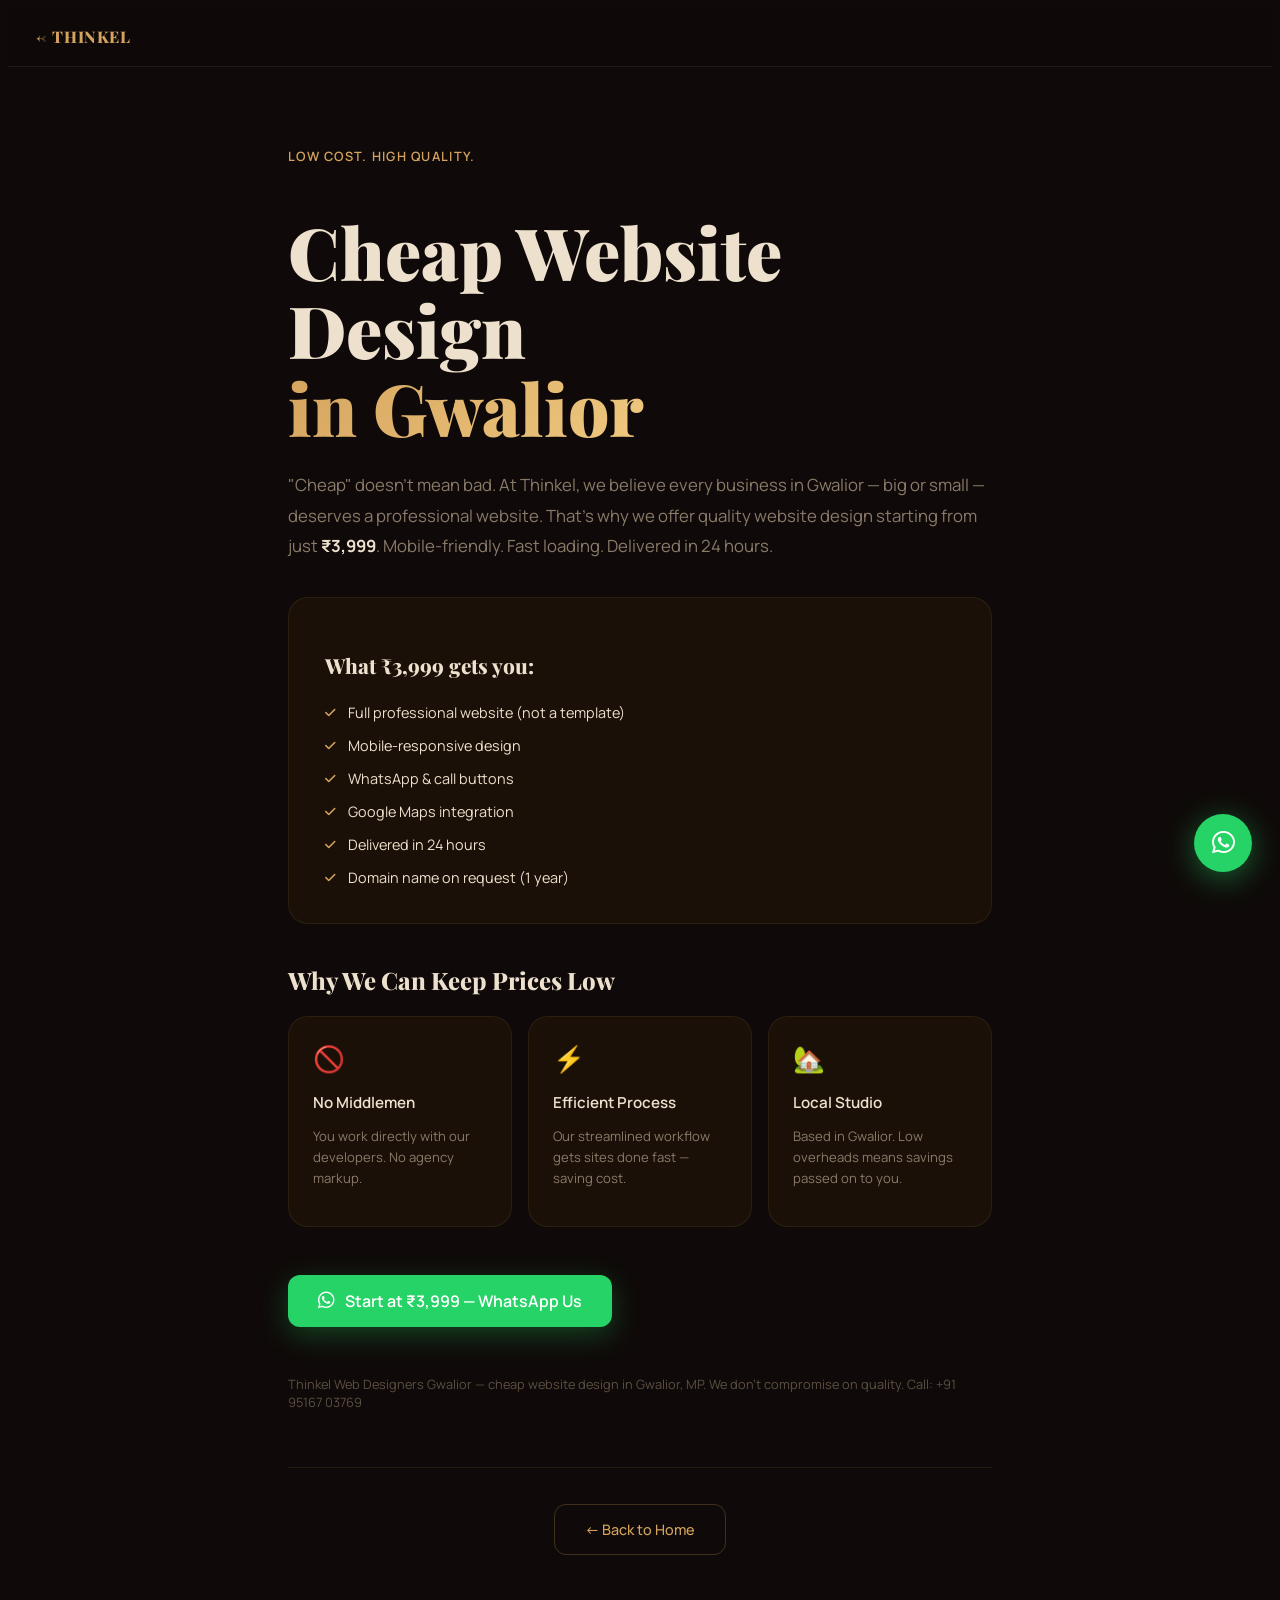
<file: cheap-website-design/index.html>
<!DOCTYPE html>
<html lang="en">
<head>
  <meta charset="UTF-8">
  <meta name="viewport" content="width=device-width, initial-scale=1.0">
  <title>Cheap Website Design in Gwalior | From ₹3,999 – Thinkel</title>
  <meta name="description" content="Cheap website design in Gwalior that doesn't compromise on quality. Thinkel offers professional websites from ₹3,999. Mobile-friendly, fast, delivered in 24 hours. WhatsApp: +91 95167 03769.">
  <meta name="keywords" content="cheap website design Gwalior, low cost website Gwalior, budget website Gwalior, affordable website design Gwalior, website design price Gwalior">
  <link rel="canonical" href="https://thinkelgwalior.netlify.app/cheap-website-design/">
  <link rel="icon" href="../assets/images/logo.png">
  <script type="application/ld+json">{"@context":"https://schema.org","@type":"Service","name":"Cheap Website Design Gwalior – Thinkel","description":"Thinkel offers cheap website design in Gwalior starting at ₹3,999. Professional, mobile-friendly websites delivered in 24 hours for local businesses in Gwalior, Madhya Pradesh.","provider":{"@type":"LocalBusiness","name":"Thinkel Web Designers Gwalior","telephone":"+919516703769","address":{"@type":"PostalAddress","addressLocality":"Gwalior","addressRegion":"Madhya Pradesh","addressCountry":"IN"}},"offers":{"@type":"AggregateOffer","lowPrice":"3999","highPrice":"14999","priceCurrency":"INR"}}</script>
  <link rel="stylesheet" href="../assets/style.css">
  <link rel="stylesheet" href="https://cdnjs.cloudflare.com/ajax/libs/font-awesome/6.6.0/css/all.min.css">
</head>
<body>

<a href="https://wa.me/919516703769?text=Hi%20Thinkel!%20I%20need%20a%20website%20for%20my%20business." class="wa-float" target="_blank" rel="noopener" aria-label="Chat on WhatsApp">
  <i class="fa-brands fa-whatsapp"></i>
</a>

<!-- Back nav — uses relative path to go up one level, works on Netlify -->
<nav class="back-nav">
  <a href="../index.html" class="back-link">← THINKEL</a>
</nav>

<main style="max-width:760px; margin:0 auto; padding:80px 28px 120px;">

  <div style="color:var(--gold); font-size:0.8rem; font-weight:600; letter-spacing:0.1em; margin-bottom:20px; text-transform:uppercase;">Low Cost. High Quality.</div>

  <h1 class="heading-font" style="font-size:clamp(2.2rem,6vw,4.5rem); font-weight:900; line-height:1.08; margin-bottom:24px; color:var(--text);">
    Cheap Website Design<br>
    <span style="background:linear-gradient(135deg,var(--gold),var(--gold-light));-webkit-background-clip:text;-webkit-text-fill-color:transparent;background-clip:text;">in Gwalior</span>
  </h1>

  <p style="color:var(--muted); font-size:1.05rem; margin-bottom:36px; line-height:1.8;">
    "Cheap" doesn't mean bad. At Thinkel, we believe every business in Gwalior — big or small — deserves a professional website. That's why we offer quality website design starting from just <strong style="color:var(--text);">₹3,999</strong>. Mobile-friendly. Fast loading. Delivered in 24 hours.
  </p>

  <div style="background:var(--surface); border:1px solid var(--border); border-radius:20px; padding:36px; margin-bottom:40px;">
    <h2 class="heading-font" style="font-size:1.3rem; font-weight:800; margin-bottom:24px; color:var(--text);">What ₹3,999 gets you:</h2>
    <ul class="check-list" style="list-style:none; padding:0; margin:0; display:flex; flex-direction:column; gap:14px;">
      <li><i class="fa-solid fa-check check-icon"></i> Full professional website (not a template)</li>
      <li><i class="fa-solid fa-check check-icon"></i> Mobile-responsive design</li>
      <li><i class="fa-solid fa-check check-icon"></i> WhatsApp &amp; call buttons</li>
      <li><i class="fa-solid fa-check check-icon"></i> Google Maps integration</li>
      <li><i class="fa-solid fa-check check-icon"></i> Delivered in 24 hours</li>
      <li><i class="fa-solid fa-check check-icon"></i> Domain name on request (1 year)</li>
    </ul>
  </div>

  <!-- Why cheap doesn't mean bad -->
  <div style="margin-bottom:48px;">
    <h2 class="heading-font" style="font-size:1.5rem; font-weight:800; margin-bottom:20px; color:var(--text);">Why We Can Keep Prices Low</h2>
    <div style="display:grid; grid-template-columns:repeat(auto-fit,minmax(200px,1fr)); gap:16px;">
      <div class="card" style="padding:24px;">
        <div style="font-size:1.6rem; margin-bottom:12px;">🚫</div>
        <h3 style="font-size:0.95rem; font-weight:600; margin-bottom:8px; color:var(--text);">No Middlemen</h3>
        <p style="font-size:0.82rem; color:var(--muted); line-height:1.6;">You work directly with our developers. No agency markup.</p>
      </div>
      <div class="card" style="padding:24px;">
        <div style="font-size:1.6rem; margin-bottom:12px;">⚡</div>
        <h3 style="font-size:0.95rem; font-weight:600; margin-bottom:8px; color:var(--text);">Efficient Process</h3>
        <p style="font-size:0.82rem; color:var(--muted); line-height:1.6;">Our streamlined workflow gets sites done fast — saving cost.</p>
      </div>
      <div class="card" style="padding:24px;">
        <div style="font-size:1.6rem; margin-bottom:12px;">🏡</div>
        <h3 style="font-size:0.95rem; font-weight:600; margin-bottom:8px; color:var(--text);">Local Studio</h3>
        <p style="font-size:0.82rem; color:var(--muted); line-height:1.6;">Based in Gwalior. Low overheads means savings passed on to you.</p>
      </div>
    </div>
  </div>

  <a href="https://wa.me/919516703769?text=Hi%20Thinkel!%20I%20want%20an%20affordable%20website%20for%20my%20business." target="_blank" class="wa-btn" style="font-size:1rem; margin-bottom:24px;">
    <i class="fa-brands fa-whatsapp" style="font-size:1.2rem;"></i> Start at ₹3,999 — WhatsApp Us
  </a>

  <p style="color:var(--subtle); font-size:0.8rem; margin-top:24px;">Thinkel Web Designers Gwalior — cheap website design in Gwalior, MP. We don't compromise on quality. Call: +91 95167 03769</p>

  <div style="margin-top:56px; padding-top:36px; border-top:1px solid var(--border); text-align:center;">
    <a href="../index.html" class="outline-btn" style="display:inline-flex; align-items:center; gap:8px;">← Back to Home</a>
  </div>

</main>

<script src="../assets/main.js"></script>
</body>
</html>
</file>
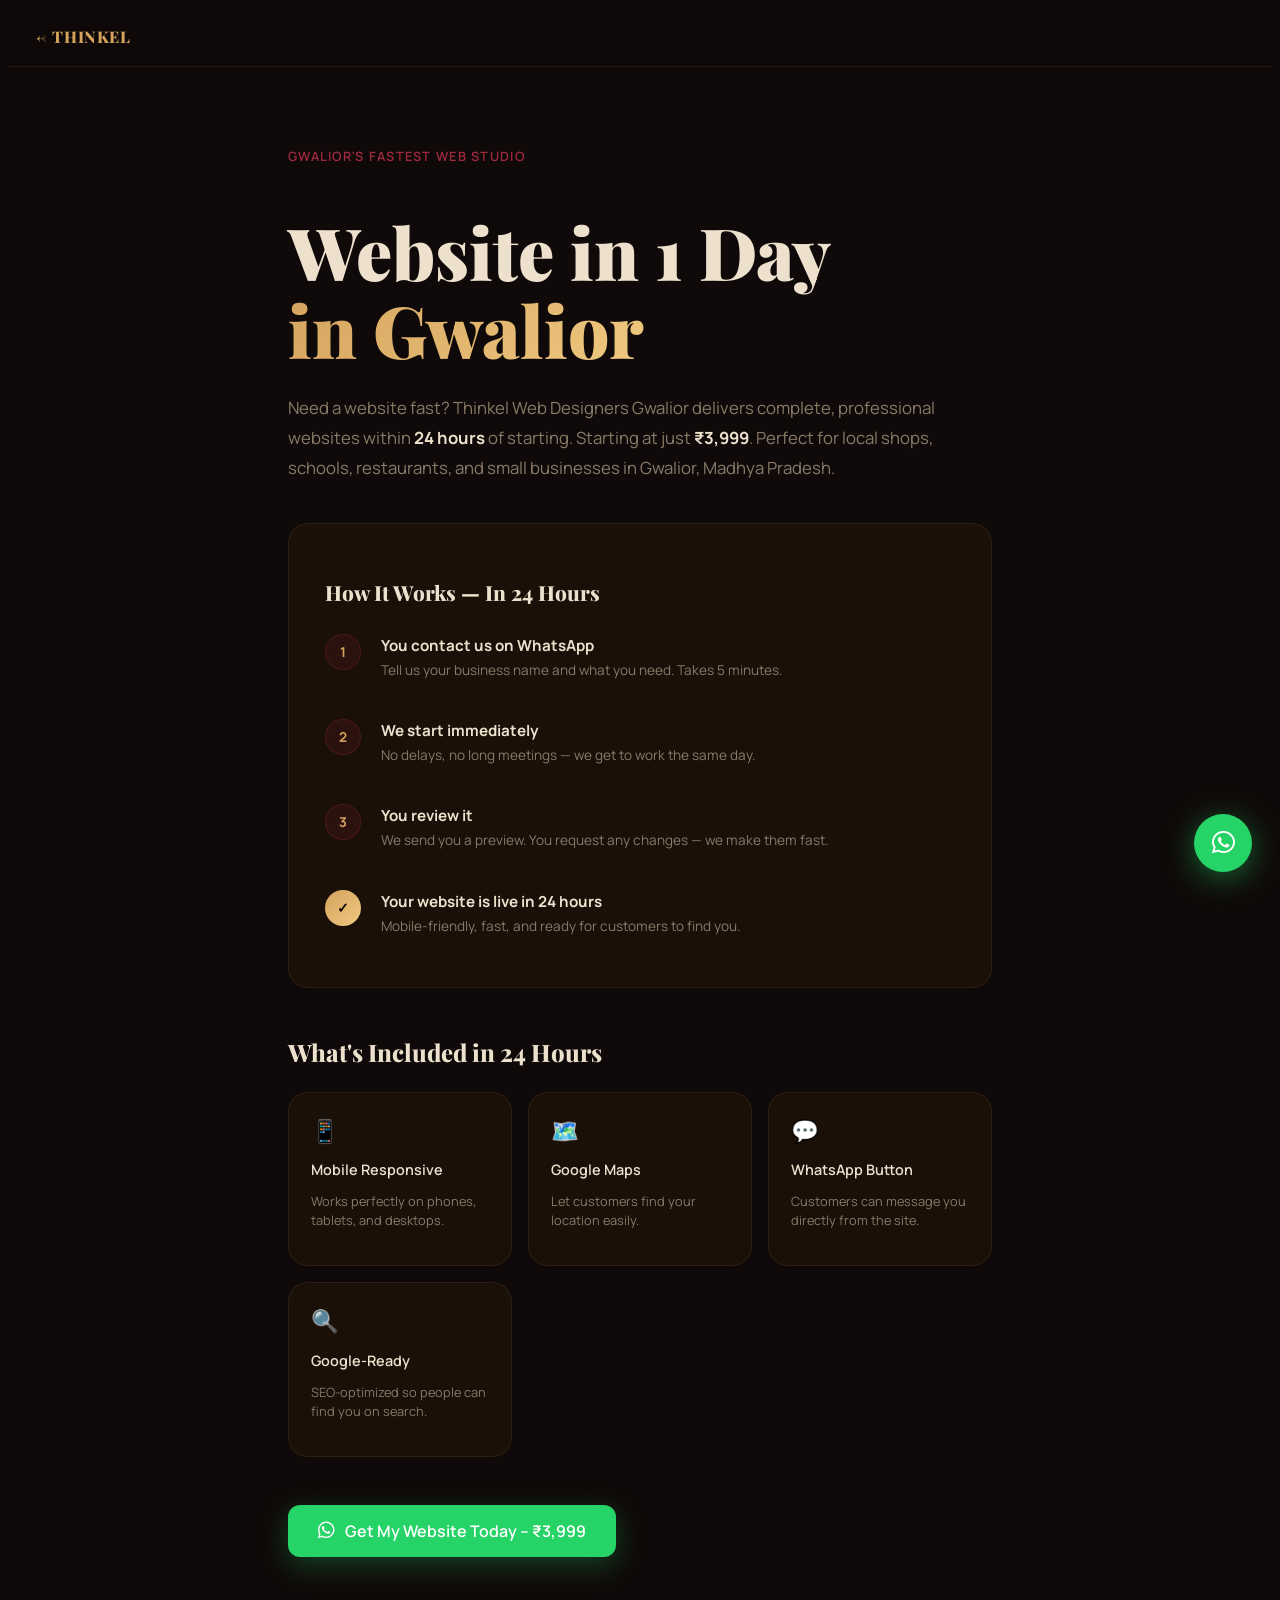
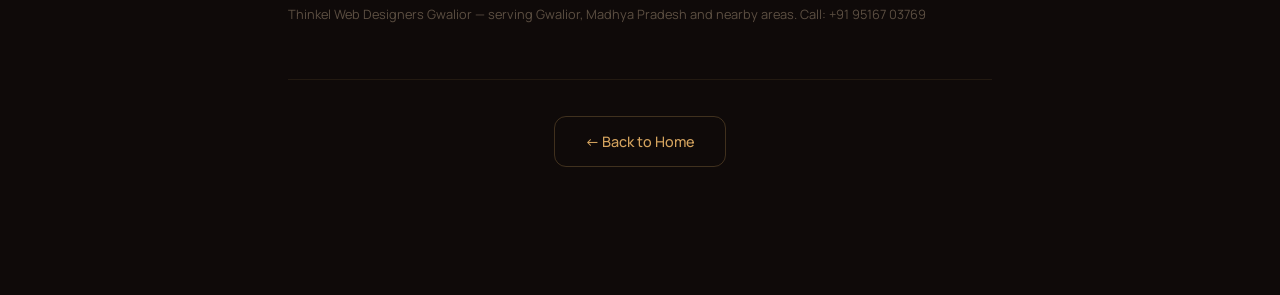
<file: website-in-1-day/index.html>
<!DOCTYPE html>
<html lang="en">
<head>
  <meta charset="UTF-8">
  <meta name="viewport" content="width=device-width, initial-scale=1.0">
  <title>Website in 1 Day Gwalior | ₹3,999 – Thinkel Web Designers</title>
  <meta name="description" content="Get a professional website for your business in just 24 hours. Starting at ₹3,999. Thinkel Web Designers Gwalior delivers fast, affordable websites for local shops, schools, and restaurants.">
  <meta name="keywords" content="website in 1 day Gwalior, 24 hour website Gwalior, fast website delivery Gwalior, same day website Gwalior">
  <link rel="canonical" href="https://thinkelgwalior.netlify.app/website-in-1-day/">
  <link rel="icon" href="../assets/images/logo.png">
  <script type="application/ld+json">{"@context":"https://schema.org","@type":"Service","name":"Website in 1 Day – Thinkel Gwalior","provider":{"@type":"LocalBusiness","name":"Thinkel Web Designers Gwalior","telephone":"+919516703769","address":{"@type":"PostalAddress","addressLocality":"Gwalior","addressRegion":"Madhya Pradesh","addressCountry":"IN"}},"description":"Thinkel Web Designers Gwalior delivers professional websites within 24 hours starting at ₹3,999 for local businesses in Gwalior, Madhya Pradesh.","offers":{"@type":"Offer","price":"3999","priceCurrency":"INR"}}</script>
  <link rel="stylesheet" href="../assets/style.css">
  <link rel="stylesheet" href="https://cdnjs.cloudflare.com/ajax/libs/font-awesome/6.6.0/css/all.min.css">
</head>
<body>

<a href="https://wa.me/919516703769?text=Hi%20Thinkel!%20I%20need%20a%20website%20for%20my%20business." class="wa-float" target="_blank" rel="noopener" aria-label="Chat on WhatsApp">
  <i class="fa-brands fa-whatsapp"></i>
</a>

<nav class="back-nav">
  <a href="../index.html" class="back-link">← THINKEL</a>
</nav>

<main style="max-width:760px; margin:0 auto; padding:80px 28px 120px;">

  <div style="color:var(--burg-light); font-size:0.8rem; font-weight:600; letter-spacing:0.1em; margin-bottom:20px; text-transform:uppercase;">Gwalior's Fastest Web Studio</div>

  <h1 class="heading-font" style="font-size:clamp(2.2rem,6vw,4.5rem); font-weight:900; line-height:1.08; margin-bottom:24px; color:var(--text);">
    Website in 1 Day<br>
    <span style="background:linear-gradient(135deg,var(--gold),var(--gold-light));-webkit-background-clip:text;-webkit-text-fill-color:transparent;background-clip:text;">in Gwalior</span>
  </h1>

  <p style="color:var(--muted); font-size:1.05rem; margin-bottom:40px; line-height:1.8;">
    Need a website fast? Thinkel Web Designers Gwalior delivers complete, professional websites within <strong style="color:var(--text);">24 hours</strong> of starting. Starting at just <strong style="color:var(--text);">₹3,999</strong>. Perfect for local shops, schools, restaurants, and small businesses in Gwalior, Madhya Pradesh.
  </p>

  <!-- Timeline -->
  <div style="background:var(--surface); border:1px solid var(--border); border-radius:20px; padding:36px; margin-bottom:48px;">
    <h2 class="heading-font" style="font-size:1.3rem; font-weight:800; margin-bottom:28px; color:var(--text);">How It Works — In 24 Hours</h2>
    <div style="display:flex; flex-direction:column; gap:24px;">
      <div style="display:flex; gap:20px; align-items:flex-start;">
        <div style="width:36px; height:36px; border-radius:50%; background:var(--burg-dim); border:1px solid rgba(122,31,46,0.4); display:flex; align-items:center; justify-content:center; flex-shrink:0; color:var(--gold); font-weight:700; font-size:0.85rem;">1</div>
        <div>
          <strong style="color:var(--text); font-size:0.95rem;">You contact us on WhatsApp</strong>
          <p style="color:var(--muted); font-size:0.85rem; margin-top:4px; line-height:1.6;">Tell us your business name and what you need. Takes 5 minutes.</p>
        </div>
      </div>
      <div style="display:flex; gap:20px; align-items:flex-start;">
        <div style="width:36px; height:36px; border-radius:50%; background:var(--burg-dim); border:1px solid rgba(122,31,46,0.4); display:flex; align-items:center; justify-content:center; flex-shrink:0; color:var(--gold); font-weight:700; font-size:0.85rem;">2</div>
        <div>
          <strong style="color:var(--text); font-size:0.95rem;">We start immediately</strong>
          <p style="color:var(--muted); font-size:0.85rem; margin-top:4px; line-height:1.6;">No delays, no long meetings — we get to work the same day.</p>
        </div>
      </div>
      <div style="display:flex; gap:20px; align-items:flex-start;">
        <div style="width:36px; height:36px; border-radius:50%; background:var(--burg-dim); border:1px solid rgba(122,31,46,0.4); display:flex; align-items:center; justify-content:center; flex-shrink:0; color:var(--gold); font-weight:700; font-size:0.85rem;">3</div>
        <div>
          <strong style="color:var(--text); font-size:0.95rem;">You review it</strong>
          <p style="color:var(--muted); font-size:0.85rem; margin-top:4px; line-height:1.6;">We send you a preview. You request any changes — we make them fast.</p>
        </div>
      </div>
      <div style="display:flex; gap:20px; align-items:flex-start;">
        <div style="width:36px; height:36px; border-radius:50%; background:linear-gradient(135deg,var(--gold),var(--gold-light)); display:flex; align-items:center; justify-content:center; flex-shrink:0; color:var(--bg); font-weight:700; font-size:0.85rem;">✓</div>
        <div>
          <strong style="color:var(--text); font-size:0.95rem;">Your website is live in 24 hours</strong>
          <p style="color:var(--muted); font-size:0.85rem; margin-top:4px; line-height:1.6;">Mobile-friendly, fast, and ready for customers to find you.</p>
        </div>
      </div>
    </div>
  </div>

  <!-- What's included -->
  <div style="margin-bottom:48px;">
    <h2 class="heading-font" style="font-size:1.5rem; font-weight:800; margin-bottom:24px; color:var(--text);">What's Included in 24 Hours</h2>
    <div style="display:grid; grid-template-columns:repeat(auto-fit,minmax(200px,1fr)); gap:16px;">
      <div class="card" style="padding:22px;">
        <div style="font-size:1.4rem; margin-bottom:10px;">📱</div>
        <h3 style="font-size:0.9rem; font-weight:600; color:var(--text); margin-bottom:6px;">Mobile Responsive</h3>
        <p style="font-size:0.8rem; color:var(--muted); line-height:1.5;">Works perfectly on phones, tablets, and desktops.</p>
      </div>
      <div class="card" style="padding:22px;">
        <div style="font-size:1.4rem; margin-bottom:10px;">🗺️</div>
        <h3 style="font-size:0.9rem; font-weight:600; color:var(--text); margin-bottom:6px;">Google Maps</h3>
        <p style="font-size:0.8rem; color:var(--muted); line-height:1.5;">Let customers find your location easily.</p>
      </div>
      <div class="card" style="padding:22px;">
        <div style="font-size:1.4rem; margin-bottom:10px;">💬</div>
        <h3 style="font-size:0.9rem; font-weight:600; color:var(--text); margin-bottom:6px;">WhatsApp Button</h3>
        <p style="font-size:0.8rem; color:var(--muted); line-height:1.5;">Customers can message you directly from the site.</p>
      </div>
      <div class="card" style="padding:22px;">
        <div style="font-size:1.4rem; margin-bottom:10px;">🔍</div>
        <h3 style="font-size:0.9rem; font-weight:600; color:var(--text); margin-bottom:6px;">Google-Ready</h3>
        <p style="font-size:0.8rem; color:var(--muted); line-height:1.5;">SEO-optimized so people can find you on search.</p>
      </div>
    </div>
  </div>

  <a href="https://wa.me/919516703769?text=Hi%20Thinkel!%20I%20want%20a%20website%20in%201%20day." target="_blank" class="wa-btn" style="font-size:1rem; margin-bottom:24px;">
    <i class="fa-brands fa-whatsapp" style="font-size:1.2rem;"></i> Get My Website Today – ₹3,999
  </a>

  <p style="color:var(--subtle); font-size:0.8rem; margin-top:24px;">Thinkel Web Designers Gwalior — serving Gwalior, Madhya Pradesh and nearby areas. Call: +91 95167 03769</p>

  <div style="margin-top:56px; padding-top:36px; border-top:1px solid var(--border); text-align:center;">
    <a href="../index.html" class="outline-btn" style="display:inline-flex; align-items:center; gap:8px;">← Back to Home</a>
  </div>

</main>

<script src="../assets/main.js"></script>
</body>
</html>
</file>
<file: assets/style.css>
@import url('https://fonts.googleapis.com/css2?family=Playfair+Display:wght@700;800;900&family=Manrope:wght@300;400;500;600;700&display=swap');

/* ── Design Tokens ─────────────────────────────── */
:root {
  --bg:         #0f0a09;
  --bg-alt:     #140d0b;
  --surface:    #1a1008;
  --border:     rgba(212,163,94,0.10);
  --border-h:   rgba(212,163,94,0.30);

  --gold:       #d4a35e;
  --gold-light: #f0c980;
  --gold-dim:   rgba(212,163,94,0.12);
  --gold-glow:  rgba(212,163,94,0.18);

  --burg:       #7a1f2e;
  --burg-light: #a0293e;
  --burg-dim:   rgba(122,31,46,0.18);

  --text:       #ede0cc;
  --muted:      #8a7a68;
  --subtle:     #5c4f42;
}

/* ── Base ──────────────────────────────────────── */
html { scroll-behavior: smooth; }
*, *::before, *::after { box-sizing: border-box; }
a { text-decoration: none; color: inherit; }

body {
  font-family: 'Manrope', sans-serif;
  background: var(--bg);
  color: var(--text);
  overflow-x: hidden;
  font-weight: 400;
}

.heading-font { font-family: 'Playfair Display', serif; }

::-webkit-scrollbar { width: 5px; }
::-webkit-scrollbar-track { background: var(--bg); }
::-webkit-scrollbar-thumb { background: var(--burg); border-radius: 3px; }

/* ── Loader ────────────────────────────────────── */
#thinkel-loader {
  position: fixed; inset: 0; z-index: 9999;
  background: var(--bg);
  display: flex; align-items: center; justify-content: center;
}
#loader-left, #loader-right {
  position: absolute; top: 0; width: 50%; height: 100%;
  background: var(--bg); z-index: 2;
  transition: transform 0.7s cubic-bezier(0.77,0,0.18,1);
}
#loader-left { left: 0; }
#loader-right { right: 0; }
#loader-left.open  { transform: translateX(-100%); }
#loader-right.open { transform: translateX(100%); }
#loader-center {
  position: relative; z-index: 3;
  display: flex; align-items: center; justify-content: center;
  transition: transform 0.7s cubic-bezier(0.77,0,0.18,1), opacity 0.5s ease;
  width: 38vh; height: 38vh;
}
#loader-center.explode { transform: scale(3); opacity: 0; }
.ring-container {
  width: 100%; height: 100%; position: relative;
  display: flex; align-items: center; justify-content: center;
}
#arc-svg { width: 100%; height: 100%; position: absolute; animation: spin 1.4s linear infinite; }
#arc-svg.stop { animation: none; }
.logo-text {
  position: absolute; width: 50%; height: 50%;
  display: flex; align-items: center; justify-content: center; z-index: 4;
}
.logo-text img { max-width: 100%; max-height: 100%; object-fit: contain; }
@keyframes spin { from { transform: rotate(0deg); } to { transform: rotate(360deg); } }
.scan-line {
  position: absolute; width: 80%; height: 2px;
  background: linear-gradient(90deg, transparent, rgba(212,163,94,0.6), transparent);
  animation: scan 1.2s ease-in-out infinite alternate; z-index: 5;
}
@keyframes scan { from { top: 25%; opacity: 0.2; } to { top: 75%; opacity: 0.8; } }

/* ── Nav ───────────────────────────────────────── */
nav.main-nav {
  position: fixed; top: 0; left: 0; right: 0; z-index: 50;
  background: rgba(15,10,9,0.88);
  backdrop-filter: blur(14px);
  border-bottom: 1px solid var(--border);
}
.nav-inner {
  max-width: 1200px; margin: 0 auto;
  padding: 18px 28px;
  display: flex; align-items: center; justify-content: space-between;
}
.nav-logo { font-family: 'Playfair Display', serif; font-size: 1.25rem; font-weight: 900; color: var(--gold); letter-spacing: 0.04em; }
.nav-links { display: none; gap: 32px; font-size: 0.875rem; font-weight: 500; color: var(--muted); }
@media (min-width: 768px) { .nav-links { display: flex; } }
.nav-links a { transition: color 0.2s; color: var(--muted); text-decoration: none; }
.nav-links a:hover { color: var(--text); }
.nav-cta {
  padding: 10px 22px;
  background: var(--burg);
  color: var(--gold-light);
  font-size: 0.85rem; font-weight: 600;
  border-radius: 10px;
  transition: all 0.25s;
  display: inline-flex; align-items: center; gap: 8px;
}
.nav-cta:hover { background: var(--burg-light); transform: translateY(-1px); }

/* ── Hero ──────────────────────────────────────── */
.hero-bg {
  min-height: 100svh;
  background:
    radial-gradient(ellipse 70% 55% at 50% 0%, rgba(122,31,46,0.18) 0%, transparent 70%),
    radial-gradient(ellipse 50% 35% at 80% 100%, rgba(212,163,94,0.07) 0%, transparent 60%),
    var(--bg);
  display: flex; align-items: center;
  position: relative; padding-top: 80px;
}
.hero-bg::before {
  content: '';
  position: absolute; inset: 0;
  background-image:
    linear-gradient(var(--border) 1px, transparent 1px),
    linear-gradient(90deg, var(--border) 1px, transparent 1px);
  background-size: 60px 60px;
  mask-image: radial-gradient(ellipse 80% 60% at 50% 0%, black 0%, transparent 100%);
}

/* ── Badge ─────────────────────────────────────── */
.badge {
  display: inline-flex; align-items: center; gap: 8px;
  background: var(--burg-dim);
  border: 1px solid rgba(122,31,46,0.35);
  color: #e8a4b0;
  border-radius: 999px; padding: 6px 18px;
  font-size: 0.8rem; font-weight: 500;
}
.badge-dot {
  width: 7px; height: 7px; background: var(--burg-light);
  border-radius: 50%; animation: pulse 2s infinite;
}
@keyframes pulse { 0%,100% { opacity:1; transform:scale(1); } 50% { opacity:0.5; transform:scale(0.8); } }

/* ── Delivery tags ─────────────────────────────── */
.delivery-tag {
  display: inline-flex; align-items: center; gap: 6px;
  background: var(--gold-dim);
  border: 1px solid rgba(212,163,94,0.25);
  border-radius: 8px; padding: 5px 13px;
  font-size: 0.75rem; color: var(--gold); font-weight: 500;
}

/* ── Buttons ───────────────────────────────────── */
.wa-btn {
  background: #25D366; color: white;
  display: inline-flex; align-items: center; gap: 10px;
  padding: 15px 30px; border-radius: 12px;
  font-weight: 600; font-size: 1rem;
  transition: all 0.3s;
  box-shadow: 0 8px 28px rgba(37,211,102,0.28);
}
.wa-btn:hover { background: #1fba58; transform: translateY(-2px); box-shadow: 0 14px 40px rgba(37,211,102,0.38); }

.outline-btn {
  padding: 15px 30px;
  border: 1px solid rgba(212,163,94,0.25);
  border-radius: 12px; color: var(--gold);
  font-size: 0.9rem; font-weight: 500;
  transition: all 0.3s;
}
.outline-btn:hover { border-color: var(--gold); background: var(--gold-dim); }

/* ── Stat strip ────────────────────────────────── */
.stat-strip {
  background: var(--bg-alt);
  border-top: 1px solid var(--border);
  border-bottom: 1px solid var(--border);
}
.stat-num { font-family: 'Playfair Display', serif; font-size: 2.25rem; font-weight: 800; color: var(--gold); }

/* ── Cards ─────────────────────────────────────── */
.card {
  background: var(--surface);
  border: 1px solid var(--border);
  border-radius: 20px;
  transition: all 0.4s cubic-bezier(0.4,0,0.2,1);
}
.card:hover {
  border-color: var(--border-h);
  transform: translateY(-5px);
  box-shadow: 0 20px 60px -10px rgba(212,163,94,0.10);
}
.card-icon {
  width: 44px; height: 44px; border-radius: 12px;
  background: var(--gold-dim);
  display: flex; align-items: center; justify-content: center;
  color: var(--gold); margin-bottom: 20px;
}

/* ── Why cards (clickable) ─────────────────────── */
.why-card {
  display: block; text-decoration: none;
  background: var(--surface);
  border: 1px solid var(--border);
  border-radius: 20px;
  padding: 36px 28px; text-align: center;
  transition: all 0.35s cubic-bezier(0.4,0,0.2,1);
  cursor: pointer; position: relative; overflow: hidden;
  color: inherit;
}
.why-card::after {
  content: 'Learn More →';
  position: absolute; bottom: 18px; right: 24px;
  font-size: 0.75rem; color: var(--gold); opacity: 0;
  transition: opacity 0.3s;
  font-weight: 600; letter-spacing: 0.04em;
}
.why-card:hover {
  border-color: var(--gold);
  transform: translateY(-6px);
  box-shadow: 0 20px 60px -10px rgba(212,163,94,0.18);
  background: linear-gradient(135deg, var(--gold-dim), var(--burg-dim));
}
.why-card:hover::after { opacity: 1; }
.why-emoji { font-size: 2.5rem; margin-bottom: 16px; display: block; }

/* ── Pricing ───────────────────────────────────── */
.pricing-card {
  background: var(--surface);
  border: 1px solid var(--border);
  border-radius: 24px;
  transition: all 0.3s ease;
}
.pricing-card.featured {
  background: linear-gradient(135deg, rgba(212,163,94,0.06), rgba(122,31,46,0.06));
  border-color: rgba(212,163,94,0.35);
  position: relative;
}
.pricing-card:hover { transform: translateY(-4px); box-shadow: 0 20px 50px -10px rgba(212,163,94,0.12); }
.price-tag { font-family: 'Playfair Display', serif; font-weight: 900; }
.featured-badge {
  background: linear-gradient(135deg, var(--gold), var(--gold-light));
  color: var(--bg); font-size: 0.7rem; font-weight: 800;
  padding: 5px 14px; border-radius: 999px; letter-spacing: 0.08em;
}

/* ── Portfolio ─────────────────────────────────── */
.portfolio-item { border-radius: 20px; overflow: hidden; position: relative; }
.portfolio-item img { transition: transform 0.7s cubic-bezier(0.4,0,0.2,1); width: 100%; aspect-ratio: 16/9; object-fit: cover; }
.portfolio-item:hover img { transform: scale(1.05); }
.portfolio-overlay {
  position: absolute; inset: 0;
  background: linear-gradient(to top, rgba(15,10,9,0.9) 0%, rgba(15,10,9,0.3) 50%, transparent 100%);
  opacity: 0; transition: opacity 0.4s;
  display: flex; align-items: flex-end; padding: 28px;
}
.portfolio-item:hover .portfolio-overlay { opacity: 1; }

/* ── FAQ ───────────────────────────────────────── */
.faq-item { border-bottom: 1px solid var(--border); }
.faq-question {
  cursor: pointer; padding: 20px 0;
  display: flex; justify-content: space-between; align-items: center;
}
.faq-answer {
  max-height: 0; overflow: hidden;
  transition: max-height 0.4s ease, padding 0.3s;
  color: var(--muted); line-height: 1.75;
}
.faq-answer.open { max-height: 220px; padding-bottom: 20px; }
.faq-icon { transition: transform 0.3s; color: var(--gold); flex-shrink: 0; }
.faq-item.open .faq-icon { transform: rotate(45deg); }

/* ── Float WA ──────────────────────────────────── */
.wa-float {
  position: fixed; bottom: 28px; right: 28px; z-index: 100;
  background: #25D366; color: white;
  width: 58px; height: 58px; border-radius: 50%;
  display: flex; align-items: center; justify-content: center;
  font-size: 26px;
  box-shadow: 0 6px 30px rgba(37,211,102,0.45);
  transition: all 0.3s; animation: wa-pop 3s ease infinite;
}
.wa-float:hover { transform: scale(1.1); }
@keyframes wa-pop { 0%,90%,100%{transform:scale(1)} 95%{transform:scale(1.08)} }

/* ── Reveal animation ──────────────────────────── */
.reveal { opacity: 0; transform: translateY(24px); transition: all 0.7s ease; }
.reveal.visible { opacity: 1; transform: translateY(0); }

/* ── Check list ────────────────────────────────── */
.check-list li { display: flex; align-items: center; gap: 12px; font-size: 0.9rem; color: var(--text); }
.check-list .check-icon { color: var(--gold); font-size: 0.75rem; flex-shrink: 0; }

/* ── Sub-page nav (back button) ────────────────── */
.back-nav {
  border-bottom: 1px solid var(--border);
  padding: 18px 28px;
  background: rgba(15,10,9,0.88);
  backdrop-filter: blur(12px);
  position: sticky; top: 0; z-index: 50;
}
.back-link {
  display: inline-flex; align-items: center; gap: 8px;
  font-family: 'Playfair Display', serif; font-size: 1rem;
  font-weight: 800; color: var(--gold);
  transition: gap 0.2s;
  letter-spacing: 0.04em;
}
.back-link:hover { gap: 14px; }
</file>
